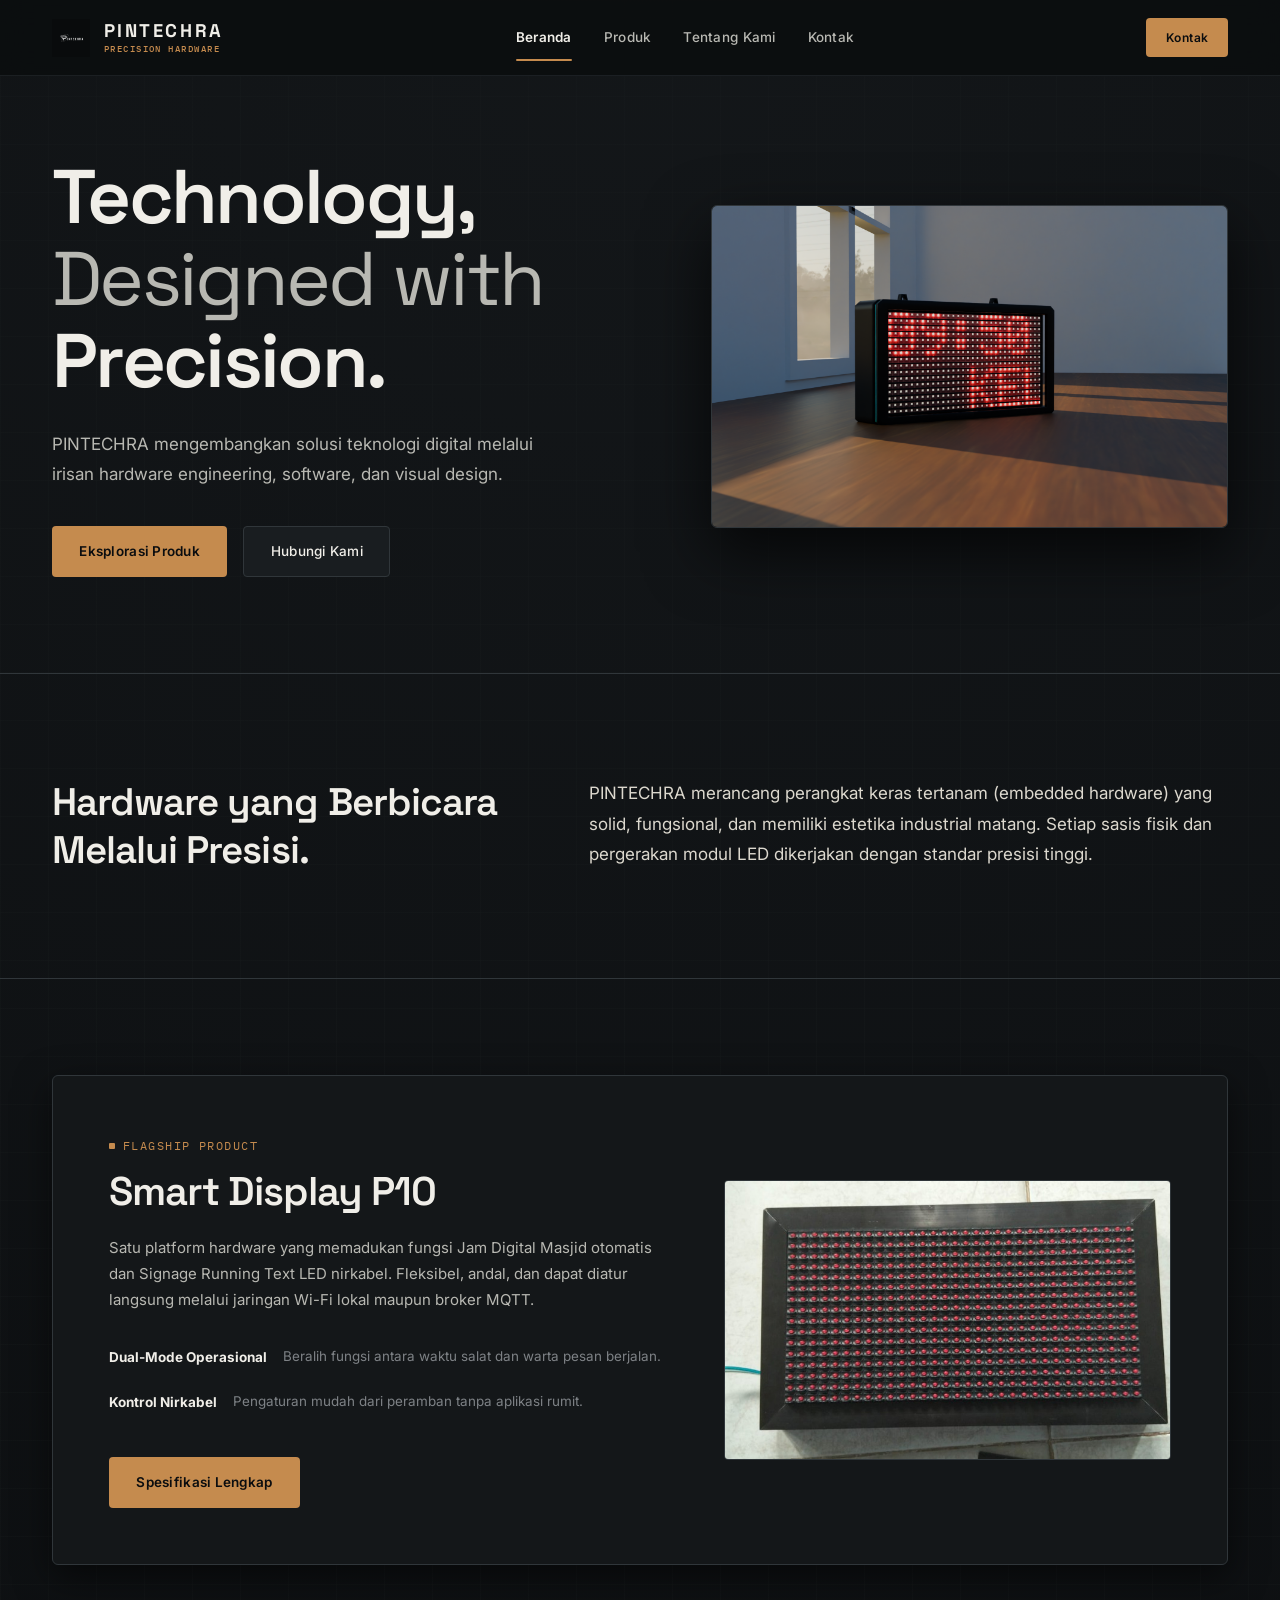
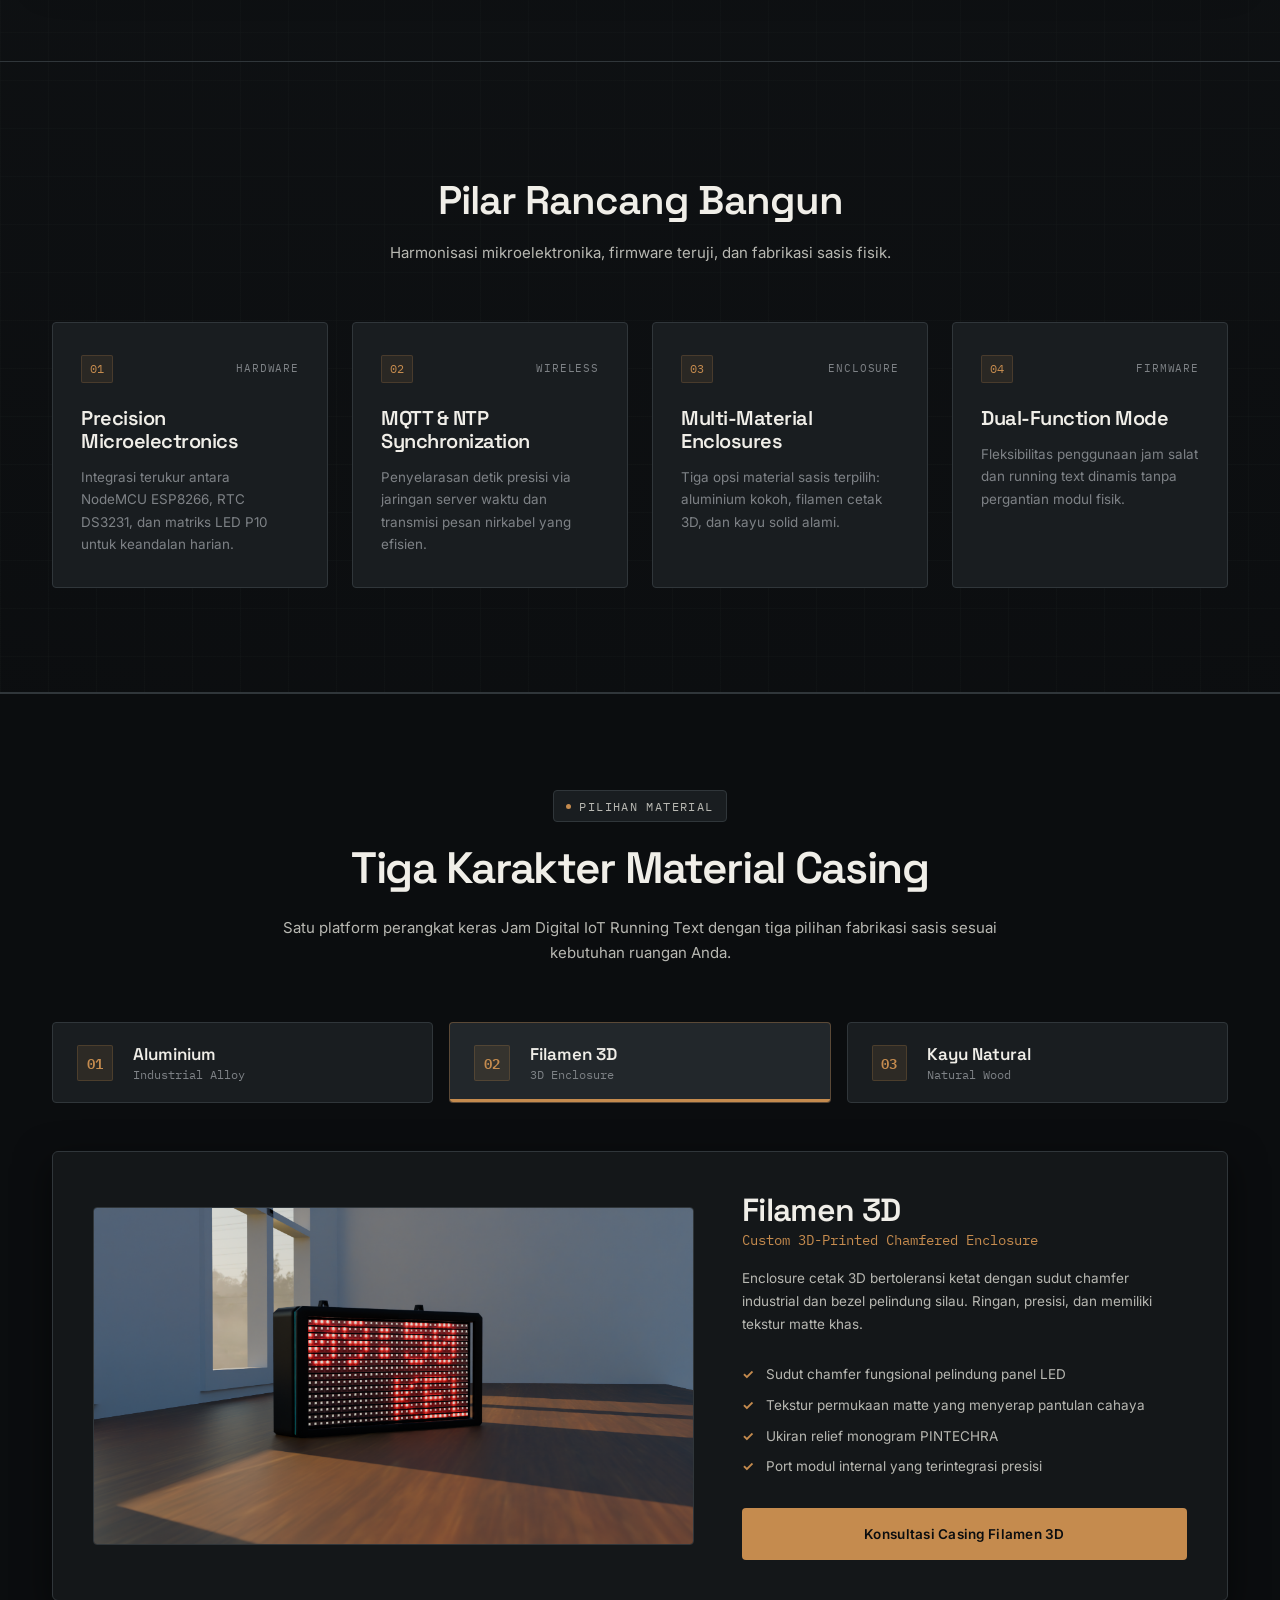
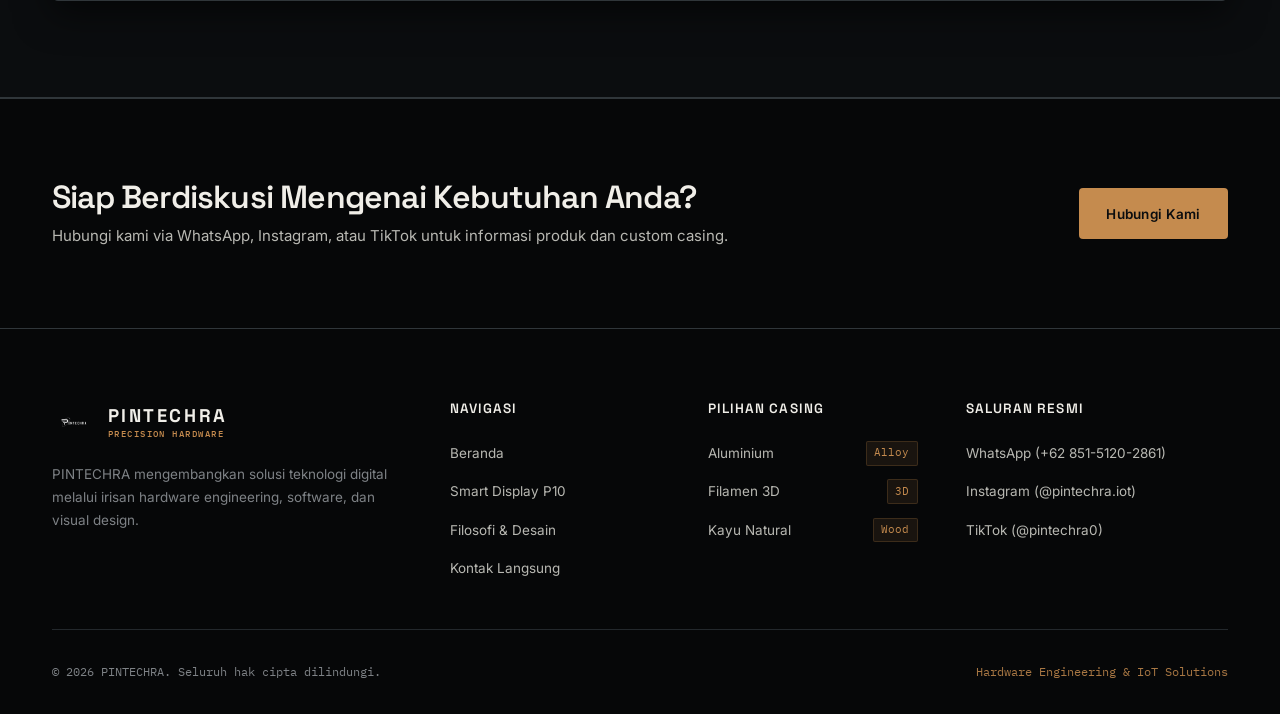
<file: index.html>
<!DOCTYPE html>
<html lang="id">
<head>
  <meta charset="UTF-8" />
  <meta name="viewport" content="width=device-width, initial-scale=1.0" />
  <link rel="icon" type="image/jpeg" href="assets/images/pintechra-official-logo.jpg" />
  <title>PINTECHRA — Technology, Designed with Precision</title>
  <meta name="description" content="PINTECHRA mengembangkan solusi teknologi digital melalui irisan hardware engineering, software, dan visual design. Solusi Jam Digital IoT & Smart Display P10." />

  <!-- Google Fonts: Space Grotesk, Inter, IBM Plex Mono -->
  <link rel="preconnect" href="https://fonts.googleapis.com">
  <link rel="preconnect" href="https://fonts.gstatic.com" crossorigin>
  <link href="https://fonts.googleapis.com/css2?family=IBM+Plex+Mono:wght@400;500;600&family=Inter:wght@300;400;500;600;700&family=Space+Grotesk:wght@400;500;600;700&display=swap" rel="stylesheet">
  
  <link rel="stylesheet" href="assets/css/style.css" />
</head>
<body>
  <div class="site-wrapper">
    <!-- Header & Navbar -->
    <header class="site-header">
      <div class="container header-container">
        <a href="index.html" class="brand-logo-link" aria-label="PINTECHRA Homepage">
          <img src="assets/images/pintechra-official-logo.jpg" alt="PINTECHRA Logo" class="brand-logo-img" height="38" />
          <div class="brand-name-group">
            <span class="brand-name-text">PINTECHRA</span>
            <span class="brand-name-sub">PRECISION HARDWARE</span>
          </div>
        </a>

        <nav class="desktop-nav" aria-label="Navigasi Utama">
          <ul class="nav-list">
            <li class="nav-item"><a href="index.html" class="nav-link is-active">Beranda</a></li>
            <li class="nav-item"><a href="product.html" class="nav-link">Produk</a></li>
            <li class="nav-item"><a href="about.html" class="nav-link">Tentang Kami</a></li>
            <li class="nav-item"><a href="contact.html" class="nav-link">Kontak</a></li>
          </ul>
        </nav>

        <div class="header-actions">
          <a href="contact.html" class="btn-primary header-cta">Kontak</a>
          <button type="button" class="mobile-toggle-btn" aria-label="Buka menu navigasi" aria-expanded="false" aria-controls="mobile-navigation">
            <svg width="22" height="22" viewBox="0 0 24 24" fill="none" stroke="currentColor" stroke-width="2" stroke-linecap="round"><line x1="3" y1="12" x2="21" y2="12"></line><line x1="3" y1="6" x2="21" y2="6"></line><line x1="3" y1="18" x2="21" y2="18"></line></svg>
          </button>
        </div>
      </div>

      <!-- Mobile Drawer -->
      <div class="mobile-drawer" id="mobile-navigation" aria-hidden="true">
        <div class="mobile-drawer-inner">
          <nav class="mobile-nav-links">
            <a href="index.html" class="mobile-nav-link is-active">Beranda</a>
            <a href="product.html" class="mobile-nav-link">Produk</a>
            <a href="about.html" class="mobile-nav-link">Tentang Kami</a>
            <a href="contact.html" class="mobile-nav-link">Kontak</a>
          </nav>
          <div class="mobile-drawer-footer">
            <a href="contact.html" class="btn-primary" style="width: 100%;">Hubungi PINTECHRA</a>
          </div>
        </div>
      </div>
    </header>

    <main class="main-content">
      <!-- 1. Editorial Hero -->
      <section class="hero-section">
        <div class="container hero-container">
          <div class="hero-content">
            <h1 class="hero-headline">
              Technology,<br />
              <span class="hero-headline-accent">Designed with</span><br />
              Precision.
            </h1>
            <p class="hero-description">
              PINTECHRA mengembangkan solusi teknologi digital melalui irisan hardware engineering, software, dan visual design.
            </p>
            <div class="hero-cta-group">
              <a href="product.html" class="btn-primary">Eksplorasi Produk</a>
              <a href="contact.html" class="btn-secondary">Hubungi Kami</a>
            </div>
          </div>

          <div class="hero-visual-col">
            <div class="hero-product-frame">
              <img src="assets/images/pintechra-smart-clock-3d-enclosure.png" alt="PINTECHRA Smart Display P10" class="hero-product-image" />
            </div>
          </div>
        </div>
      </section>

      <!-- 2. Brand Introduction -->
      <section class="intro-section">
        <div class="container">
          <div class="intro-grid">
            <div class="intro-lead-col">
              <h2 class="intro-title">Hardware yang Berbicara Melalui Presisi.</h2>
            </div>
            <div class="intro-body-col">
              <p class="intro-text">
                PINTECHRA merancang perangkat keras tertanam (embedded hardware) yang solid, fungsional, dan memiliki estetika industrial matang. Setiap sasis fisik dan pergerakan modul LED dikerjakan dengan standar presisi tinggi.
              </p>
            </div>
          </div>
        </div>
      </section>

      <!-- 3. Product Highlight -->
      <section class="highlight-section">
        <div class="container">
          <div class="highlight-card">
            <div class="highlight-content">
              <span class="tech-label">Flagship Product</span>
              <h2 class="highlight-title">Smart Display P10</h2>
              <p class="highlight-desc">
                Satu platform hardware yang memadukan fungsi Jam Digital Masjid otomatis dan Signage Running Text LED nirkabel. Fleksibel, andal, dan dapat diatur langsung melalui jaringan Wi-Fi lokal maupun broker MQTT.
              </p>
              <div class="highlight-features">
                <div class="feature-item">
                  <strong>Dual-Mode Operasional</strong>
                  <span>Beralih fungsi antara waktu salat dan warta pesan berjalan.</span>
                </div>
                <div class="feature-item">
                  <strong>Kontrol Nirkabel</strong>
                  <span>Pengaturan mudah dari peramban tanpa aplikasi rumit.</span>
                </div>
              </div>
              <div class="highlight-action" style="margin-top: 1.5rem;">
                <a href="product.html" class="btn-primary">Spesifikasi Lengkap</a>
              </div>
            </div>

            <div class="highlight-image-pane">
              <img src="assets/images/pintechra-running-text-p10-black.jpg" alt="PINTECHRA Running Text P10" class="highlight-img" />
            </div>
          </div>
        </div>
      </section>

      <!-- 4. Core Capabilities -->
      <section class="capabilities-section">
        <div class="container">
          <div class="section-head-center">
            <h2 class="section-title-large">Pilar Rancang Bangun</h2>
            <p class="section-lead-center">Harmonisasi mikroelektronika, firmware teruji, dan fabrikasi sasis fisik.</p>
          </div>

          <div class="capabilities-grid">
            <div class="cap-card">
              <div class="cap-top">
                <span class="cap-number">01</span>
                <span class="cap-category">Hardware</span>
              </div>
              <h3 class="cap-title">Precision Microelectronics</h3>
              <p class="cap-desc">Integrasi terukur antara NodeMCU ESP8266, RTC DS3231, dan matriks LED P10 untuk keandalan harian.</p>
            </div>

            <div class="cap-card">
              <div class="cap-top">
                <span class="cap-number">02</span>
                <span class="cap-category">Wireless</span>
              </div>
              <h3 class="cap-title">MQTT & NTP Synchronization</h3>
              <p class="cap-desc">Penyelarasan detik presisi via jaringan server waktu dan transmisi pesan nirkabel yang efisien.</p>
            </div>

            <div class="cap-card">
              <div class="cap-top">
                <span class="cap-number">03</span>
                <span class="cap-category">Enclosure</span>
              </div>
              <h3 class="cap-title">Multi-Material Enclosures</h3>
              <p class="cap-desc">Tiga opsi material sasis terpilih: aluminium kokoh, filamen cetak 3D, dan kayu solid alami.</p>
            </div>

            <div class="cap-card">
              <div class="cap-top">
                <span class="cap-number">04</span>
                <span class="cap-category">Firmware</span>
              </div>
              <h3 class="cap-title">Dual-Function Mode</h3>
              <p class="cap-desc">Fleksibilitas penggunaan jam salat dan running text dinamis tanpa pergantian modul fisik.</p>
            </div>
          </div>
        </div>
      </section>

      <!-- 5. Interactive Casing Selector -->
      <section class="casing-selector-section">
        <div class="container">
          <div class="casing-header">
            <div class="section-badge">
              <span class="section-badge-dot"></span>
              <span>Pilihan Material</span>
            </div>
            <h2 class="casing-title">Tiga Karakter Material Casing</h2>
            <p class="casing-lead">Satu platform perangkat keras Jam Digital IoT Running Text dengan tiga pilihan fabrikasi sasis sesuai kebutuhan ruangan Anda.</p>
          </div>

          <div class="casing-tabs-wrapper" role="group" aria-label="Pilihan material casing">
            <button type="button" class="casing-tab-btn" data-casing="aluminium" aria-pressed="false">
              <div class="tab-indicator-number">01</div>
              <div class="tab-info">
                <span class="tab-name">Aluminium</span>
                <span class="tab-material">Industrial Alloy</span>
              </div>
            </button>

            <button type="button" class="casing-tab-btn is-active" data-casing="filament-3d" aria-pressed="true">
              <div class="tab-indicator-number">02</div>
              <div class="tab-info">
                <span class="tab-name">Filamen 3D</span>
                <span class="tab-material">3D Enclosure</span>
              </div>
            </button>

            <button type="button" class="casing-tab-btn" data-casing="natural-wood" aria-pressed="false">
              <div class="tab-indicator-number">03</div>
              <div class="tab-info">
                <span class="tab-name">Kayu Natural</span>
                <span class="tab-material">Natural Wood</span>
              </div>
            </button>
          </div>

          <div class="casing-display-grid">
            <div class="casing-visual-container">
              <div class="casing-image-frame">
                <img src="assets/images/pintechra-smart-clock-3d-enclosure.png" alt="PINTECHRA Jam Digital IoT Casing Filamen 3D" class="casing-active-img" />
              </div>
            </div>

            <div class="casing-details-panel">
              <h3 class="casing-detail-title">Filamen 3D</h3>
              <p class="casing-detail-subtitle">Custom 3D-Printed Chamfered Enclosure</p>
              <p class="casing-detail-desc">Enclosure cetak 3D bertoleransi ketat dengan sudut chamfer industrial dan bezel pelindung silau. Ringan, presisi, dan memiliki tekstur matte khas.</p>

              <div class="casing-specs-list">
                <ul>
                  <li>Sudut chamfer fungsional pelindung panel LED</li>
                  <li>Tekstur permukaan matte yang menyerap pantulan cahaya</li>
                  <li>Ukiran relief monogram PINTECHRA</li>
                  <li>Port modul internal yang terintegrasi presisi</li>
                </ul>
              </div>

              <div class="casing-actions">
                <a href="contact.html" class="btn-primary casing-cta-btn">
                  <span>Konsultasi Casing Filamen 3D</span>
                </a>
              </div>
            </div>
          </div>
        </div>
      </section>

      <!-- 6. Bottom Banner -->
      <section style="padding: 5rem 0; border-top: 1px solid var(--color-gunmetal); background: var(--color-obsidian-deep);">
        <div class="container" style="display: flex; justify-content: space-between; align-items: center; gap: 2rem; flex-wrap: wrap;">
          <div>
            <h2 style="font-size: var(--text-2xl); margin-bottom: 0.5rem;">Siap Berdiskusi Mengenai Kebutuhan Anda?</h2>
            <p style="color: var(--color-titanium);">Hubungi kami via WhatsApp, Instagram, atau TikTok untuk informasi produk dan custom casing.</p>
          </div>
          <a href="contact.html" class="btn-primary">Hubungi Kami</a>
        </div>
      </section>
    </main>

    <!-- Footer -->
    <footer class="site-footer">
      <div class="container">
        <div class="footer-grid">
          <div class="footer-brand-col">
            <a href="index.html" class="footer-logo-link">
              <img src="assets/images/pintechra-official-logo.jpg" alt="PINTECHRA" class="footer-logo-img" height="42" />
              <div class="brand-name-group">
                <span class="brand-name-text">PINTECHRA</span>
                <span class="brand-name-sub">PRECISION HARDWARE</span>
              </div>
            </a>
            <p class="footer-brand-desc">PINTECHRA mengembangkan solusi teknologi digital melalui irisan hardware engineering, software, dan visual design.</p>
          </div>

          <div class="footer-col">
            <h4 class="footer-heading">Navigasi</h4>
            <ul class="footer-nav-list">
              <li><a href="index.html" class="footer-link">Beranda</a></li>
              <li><a href="product.html" class="footer-link">Smart Display P10</a></li>
              <li><a href="about.html" class="footer-link">Filosofi &amp; Desain</a></li>
              <li><a href="contact.html" class="footer-link">Kontak Langsung</a></li>
            </ul>
          </div>

          <div class="footer-col">
            <h4 class="footer-heading">Pilihan Casing</h4>
            <ul class="footer-nav-list">
              <li><a href="product.html" class="footer-link footer-casing-link"><span>Aluminium</span><span class="casing-tag">Alloy</span></a></li>
              <li><a href="product.html" class="footer-link footer-casing-link"><span>Filamen 3D</span><span class="casing-tag">3D</span></a></li>
              <li><a href="product.html" class="footer-link footer-casing-link"><span>Kayu Natural</span><span class="casing-tag">Wood</span></a></li>
            </ul>
          </div>

          <div class="footer-col">
            <h4 class="footer-heading">Saluran Resmi</h4>
            <ul class="footer-nav-list">
              <li><a href="https://wa.me/6285151202861?text=Halo%20PINTECHRA%2C%20saya%20ingin%20berkonsultasi%20mengenai%20produk." target="_blank" rel="noopener noreferrer" class="footer-link footer-social-item">WhatsApp (+62 851-5120-2861)</a></li>
              <li><a href="https://www.instagram.com/pintechra.iot" target="_blank" rel="noopener noreferrer" class="footer-link footer-social-item">Instagram (@pintechra.iot)</a></li>
              <li><a href="https://tiktok.com/@pintechra0" target="_blank" rel="noopener noreferrer" class="footer-link footer-social-item">TikTok (@pintechra0)</a></li>
            </ul>
          </div>
        </div>

        <div class="footer-bottom">
          <span class="footer-copyright">&copy; <span data-current-year>2026</span> PINTECHRA. Seluruh hak cipta dilindungi.</span>
          <span class="footer-note">Hardware Engineering &amp; IoT Solutions</span>
        </div>
      </div>
    </footer>
  </div>

  <script src="assets/js/main.js"></script>
</body>
</html>
</file>
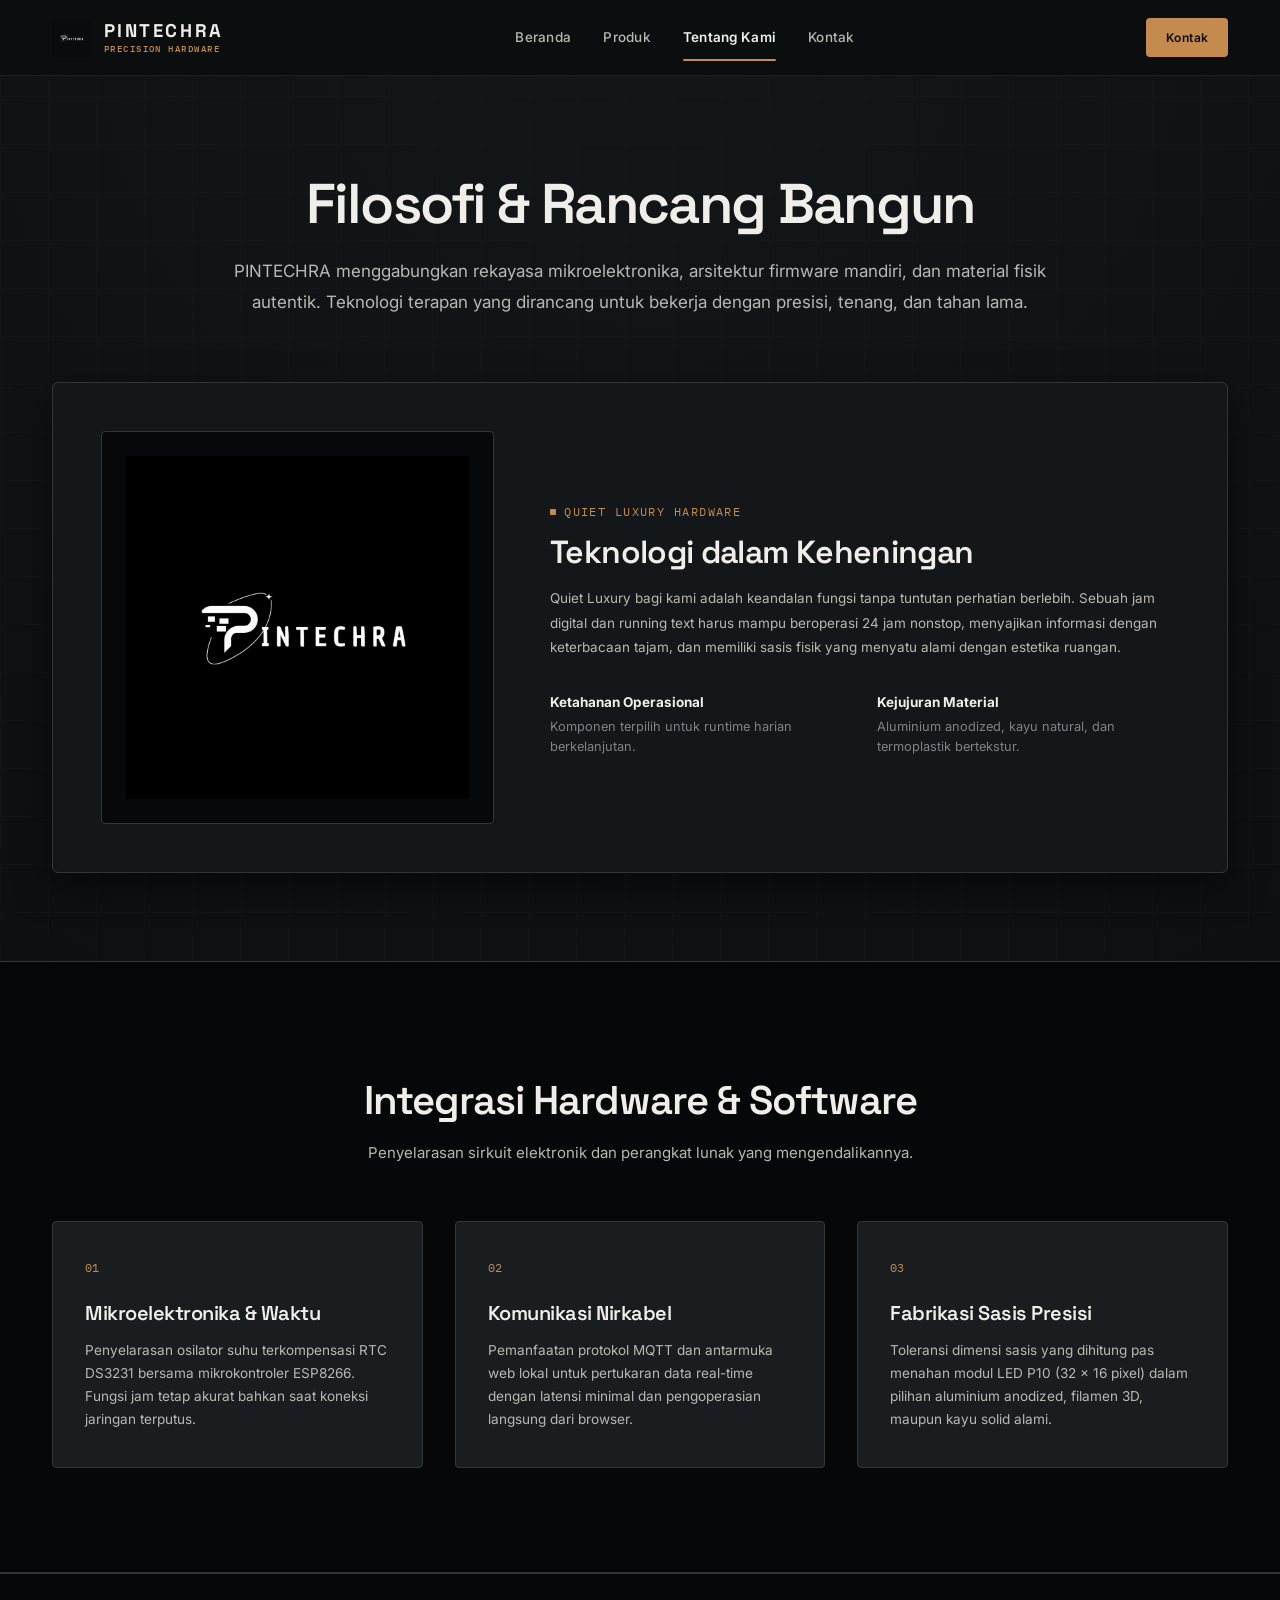
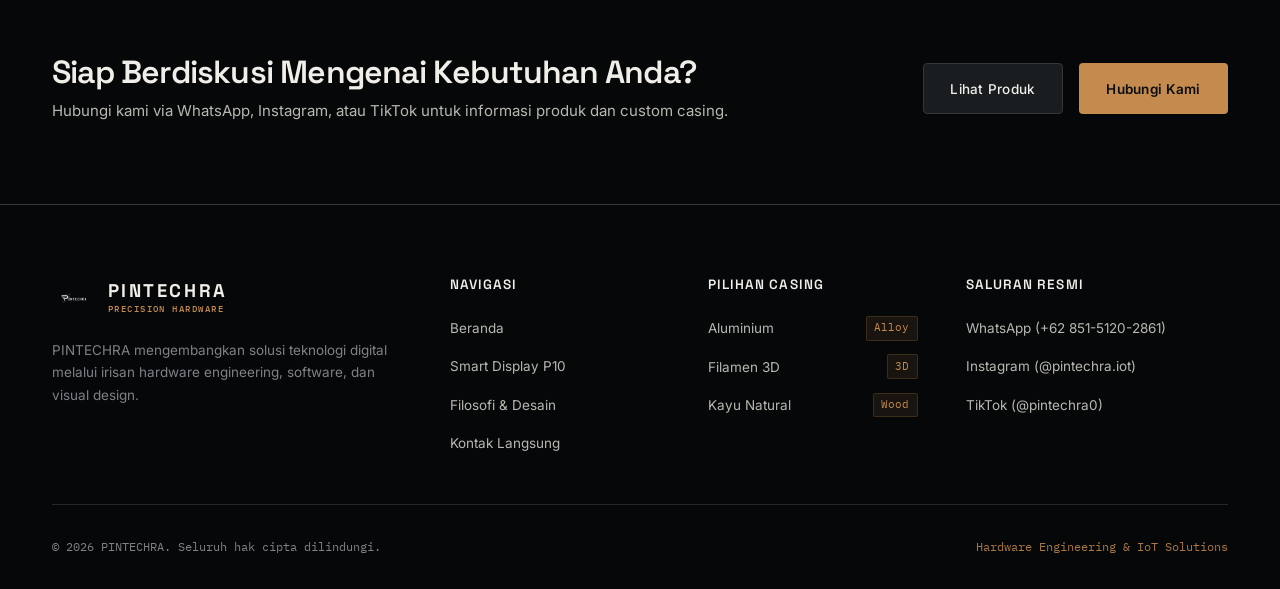
<file: about.html>
<!DOCTYPE html>
<html lang="id">
<head>
  <meta charset="UTF-8" />
  <meta name="viewport" content="width=device-width, initial-scale=1.0" />
  <link rel="icon" type="image/jpeg" href="assets/images/pintechra-official-logo.jpg" />
  <title>Tentang Kami — PINTECHRA Filosofi & Rancang Bangun</title>
  <meta name="description" content="Filosofi rekayasa perangkat keras dan pendekatan desain Quiet Luxury PINTECHRA." />

  <!-- Google Fonts: Space Grotesk, Inter, IBM Plex Mono -->
  <link rel="preconnect" href="https://fonts.googleapis.com">
  <link rel="preconnect" href="https://fonts.gstatic.com" crossorigin>
  <link href="https://fonts.googleapis.com/css2?family=IBM+Plex+Mono:wght@400;500;600&family=Inter:wght@300;400;500;600;700&family=Space+Grotesk:wght@400;500;600;700&display=swap" rel="stylesheet">
  
  <link rel="stylesheet" href="assets/css/style.css" />
</head>
<body>
  <div class="site-wrapper">
    <!-- Header -->
    <header class="site-header">
      <div class="container header-container">
        <a href="index.html" class="brand-logo-link" aria-label="PINTECHRA Homepage">
          <img src="assets/images/pintechra-official-logo.jpg" alt="PINTECHRA Logo" class="brand-logo-img" height="38" />
          <div class="brand-name-group">
            <span class="brand-name-text">PINTECHRA</span>
            <span class="brand-name-sub">PRECISION HARDWARE</span>
          </div>
        </a>

        <nav class="desktop-nav" aria-label="Navigasi Utama">
          <ul class="nav-list">
            <li class="nav-item"><a href="index.html" class="nav-link">Beranda</a></li>
            <li class="nav-item"><a href="product.html" class="nav-link">Produk</a></li>
            <li class="nav-item"><a href="about.html" class="nav-link is-active">Tentang Kami</a></li>
            <li class="nav-item"><a href="contact.html" class="nav-link">Kontak</a></li>
          </ul>
        </nav>

        <div class="header-actions">
          <a href="contact.html" class="btn-primary header-cta">Kontak</a>
          <button type="button" class="mobile-toggle-btn" aria-label="Buka menu navigasi" aria-expanded="false" aria-controls="mobile-navigation">
            <svg width="22" height="22" viewBox="0 0 24 24" fill="none" stroke="currentColor" stroke-width="2" stroke-linecap="round"><line x1="3" y1="12" x2="21" y2="12"></line><line x1="3" y1="6" x2="21" y2="6"></line><line x1="3" y1="18" x2="21" y2="18"></line></svg>
          </button>
        </div>
      </div>

      <!-- Mobile Drawer -->
      <div class="mobile-drawer" id="mobile-navigation" aria-hidden="true">
        <div class="mobile-drawer-inner">
          <nav class="mobile-nav-links">
            <a href="index.html" class="mobile-nav-link">Beranda</a>
            <a href="product.html" class="mobile-nav-link">Produk</a>
            <a href="about.html" class="mobile-nav-link is-active">Tentang Kami</a>
            <a href="contact.html" class="mobile-nav-link">Kontak</a>
          </nav>
          <div class="mobile-drawer-footer">
            <a href="contact.html" class="btn-primary" style="width: 100%;">Hubungi PINTECHRA</a>
          </div>
        </div>
      </div>
    </header>

    <main class="main-content">
      <!-- 1. Hero / Philosophy -->
      <section class="about-hero-section">
        <div class="container">
          <div class="about-hero-header">
            <h1 class="about-hero-title">Filosofi &amp; Rancang Bangun</h1>
            <p class="about-hero-lead">
              PINTECHRA menggabungkan rekayasa mikroelektronika, arsitektur firmware mandiri, dan material fisik autentik. Teknologi terapan yang dirancang untuk bekerja dengan presisi, tenang, dan tahan lama.
            </p>
          </div>

          <div class="about-brand-grid">
            <div class="brand-stamp-card">
              <div class="stamp-frame">
                <img src="assets/images/pintechra-official-logo.jpg" alt="PINTECHRA Official Logo" class="stamp-image" />
              </div>
            </div>

            <div class="brand-philosophy-card">
              <span class="tech-label">Quiet Luxury Hardware</span>
              <h2 class="philosophy-title">Teknologi dalam Keheningan</h2>
              <p class="philosophy-body">
                Quiet Luxury bagi kami adalah keandalan fungsi tanpa tuntutan perhatian berlebih. Sebuah jam digital dan running text harus mampu beroperasi 24 jam nonstop, menyajikan informasi dengan keterbacaan tajam, dan memiliki sasis fisik yang menyatu alami dengan estetika ruangan.
              </p>
              <div class="philosophy-points">
                <div class="point-item">
                  <strong>Ketahanan Operasional</strong>
                  <p>Komponen terpilih untuk runtime harian berkelanjutan.</p>
                </div>
                <div class="point-item">
                  <strong>Kejujuran Material</strong>
                  <p>Aluminium anodized, kayu natural, dan termoplastik bertekstur.</p>
                </div>
              </div>
            </div>
          </div>
        </div>
      </section>

      <!-- 2. Tech Pillars -->
      <section class="about-tech-section">
        <div class="container">
          <div class="section-head-center">
            <h2 class="section-title-large">Integrasi Hardware &amp; Software</h2>
            <p class="section-lead-center">Penyelarasan sirkuit elektronik dan perangkat lunak yang mengendalikannya.</p>
          </div>

          <div class="tech-pillars-grid">
            <div class="pillar-card">
              <div class="pillar-header">
                <span class="pillar-number">01</span>
              </div>
              <h3 class="pillar-title">Mikroelektronika &amp; Waktu</h3>
              <p class="pillar-desc">Penyelarasan osilator suhu terkompensasi RTC DS3231 bersama mikrokontroler ESP8266. Fungsi jam tetap akurat bahkan saat koneksi jaringan terputus.</p>
            </div>

            <div class="pillar-card">
              <div class="pillar-header">
                <span class="pillar-number">02</span>
              </div>
              <h3 class="pillar-title">Komunikasi Nirkabel</h3>
              <p class="pillar-desc">Pemanfaatan protokol MQTT dan antarmuka web lokal untuk pertukaran data real-time dengan latensi minimal dan pengoperasian langsung dari browser.</p>
            </div>

            <div class="pillar-card">
              <div class="pillar-header">
                <span class="pillar-number">03</span>
              </div>
              <h3 class="pillar-title">Fabrikasi Sasis Presisi</h3>
              <p class="pillar-desc">Toleransi dimensi sasis yang dihitung pas menahan modul LED P10 (32 × 16 pixel) dalam pilihan aluminium anodized, filamen 3D, maupun kayu solid alami.</p>
            </div>
          </div>
        </div>
      </section>

      <!-- 3. Bottom Banner -->
      <section style="padding: 5rem 0; border-top: 1px solid var(--color-gunmetal); background: var(--color-obsidian-deep);">
        <div class="container" style="display: flex; justify-content: space-between; align-items: center; gap: 2rem; flex-wrap: wrap;">
          <div>
            <h2 style="font-size: var(--text-2xl); margin-bottom: 0.5rem;">Siap Berdiskusi Mengenai Kebutuhan Anda?</h2>
            <p style="color: var(--color-titanium);">Hubungi kami via WhatsApp, Instagram, atau TikTok untuk informasi produk dan custom casing.</p>
          </div>
          <div class="about-cta-buttons">
            <a href="product.html" class="btn-secondary">Lihat Produk</a>
            <a href="contact.html" class="btn-primary">Hubungi Kami</a>
          </div>
        </div>
      </section>
    </main>

    <!-- Footer -->
    <footer class="site-footer">
      <div class="container">
        <div class="footer-grid">
          <div class="footer-brand-col">
            <a href="index.html" class="footer-logo-link">
              <img src="assets/images/pintechra-official-logo.jpg" alt="PINTECHRA" class="footer-logo-img" height="42" />
              <div class="brand-name-group">
                <span class="brand-name-text">PINTECHRA</span>
                <span class="brand-name-sub">PRECISION HARDWARE</span>
              </div>
            </a>
            <p class="footer-brand-desc">PINTECHRA mengembangkan solusi teknologi digital melalui irisan hardware engineering, software, dan visual design.</p>
          </div>

          <div class="footer-col">
            <h4 class="footer-heading">Navigasi</h4>
            <ul class="footer-nav-list">
              <li><a href="index.html" class="footer-link">Beranda</a></li>
              <li><a href="product.html" class="footer-link">Smart Display P10</a></li>
              <li><a href="about.html" class="footer-link">Filosofi &amp; Desain</a></li>
              <li><a href="contact.html" class="footer-link">Kontak Langsung</a></li>
            </ul>
          </div>

          <div class="footer-col">
            <h4 class="footer-heading">Pilihan Casing</h4>
            <ul class="footer-nav-list">
              <li><a href="product.html" class="footer-link footer-casing-link"><span>Aluminium</span><span class="casing-tag">Alloy</span></a></li>
              <li><a href="product.html" class="footer-link footer-casing-link"><span>Filamen 3D</span><span class="casing-tag">3D</span></a></li>
              <li><a href="product.html" class="footer-link footer-casing-link"><span>Kayu Natural</span><span class="casing-tag">Wood</span></a></li>
            </ul>
          </div>

          <div class="footer-col">
            <h4 class="footer-heading">Saluran Resmi</h4>
            <ul class="footer-nav-list">
              <li><a href="https://wa.me/6285151202861?text=Halo%20PINTECHRA%2C%20saya%20ingin%20berkonsultasi%20mengenai%20produk." target="_blank" rel="noopener noreferrer" class="footer-link footer-social-item">WhatsApp (+62 851-5120-2861)</a></li>
              <li><a href="https://www.instagram.com/pintechra.iot" target="_blank" rel="noopener noreferrer" class="footer-link footer-social-item">Instagram (@pintechra.iot)</a></li>
              <li><a href="https://tiktok.com/@pintechra0" target="_blank" rel="noopener noreferrer" class="footer-link footer-social-item">TikTok (@pintechra0)</a></li>
            </ul>
          </div>
        </div>

        <div class="footer-bottom">
          <span class="footer-copyright">&copy; <span data-current-year>2026</span> PINTECHRA. Seluruh hak cipta dilindungi.</span>
          <span class="footer-note">Hardware Engineering &amp; IoT Solutions</span>
        </div>
      </div>
    </footer>
  </div>

  <script src="assets/js/main.js"></script>
</body>
</html>
</file>
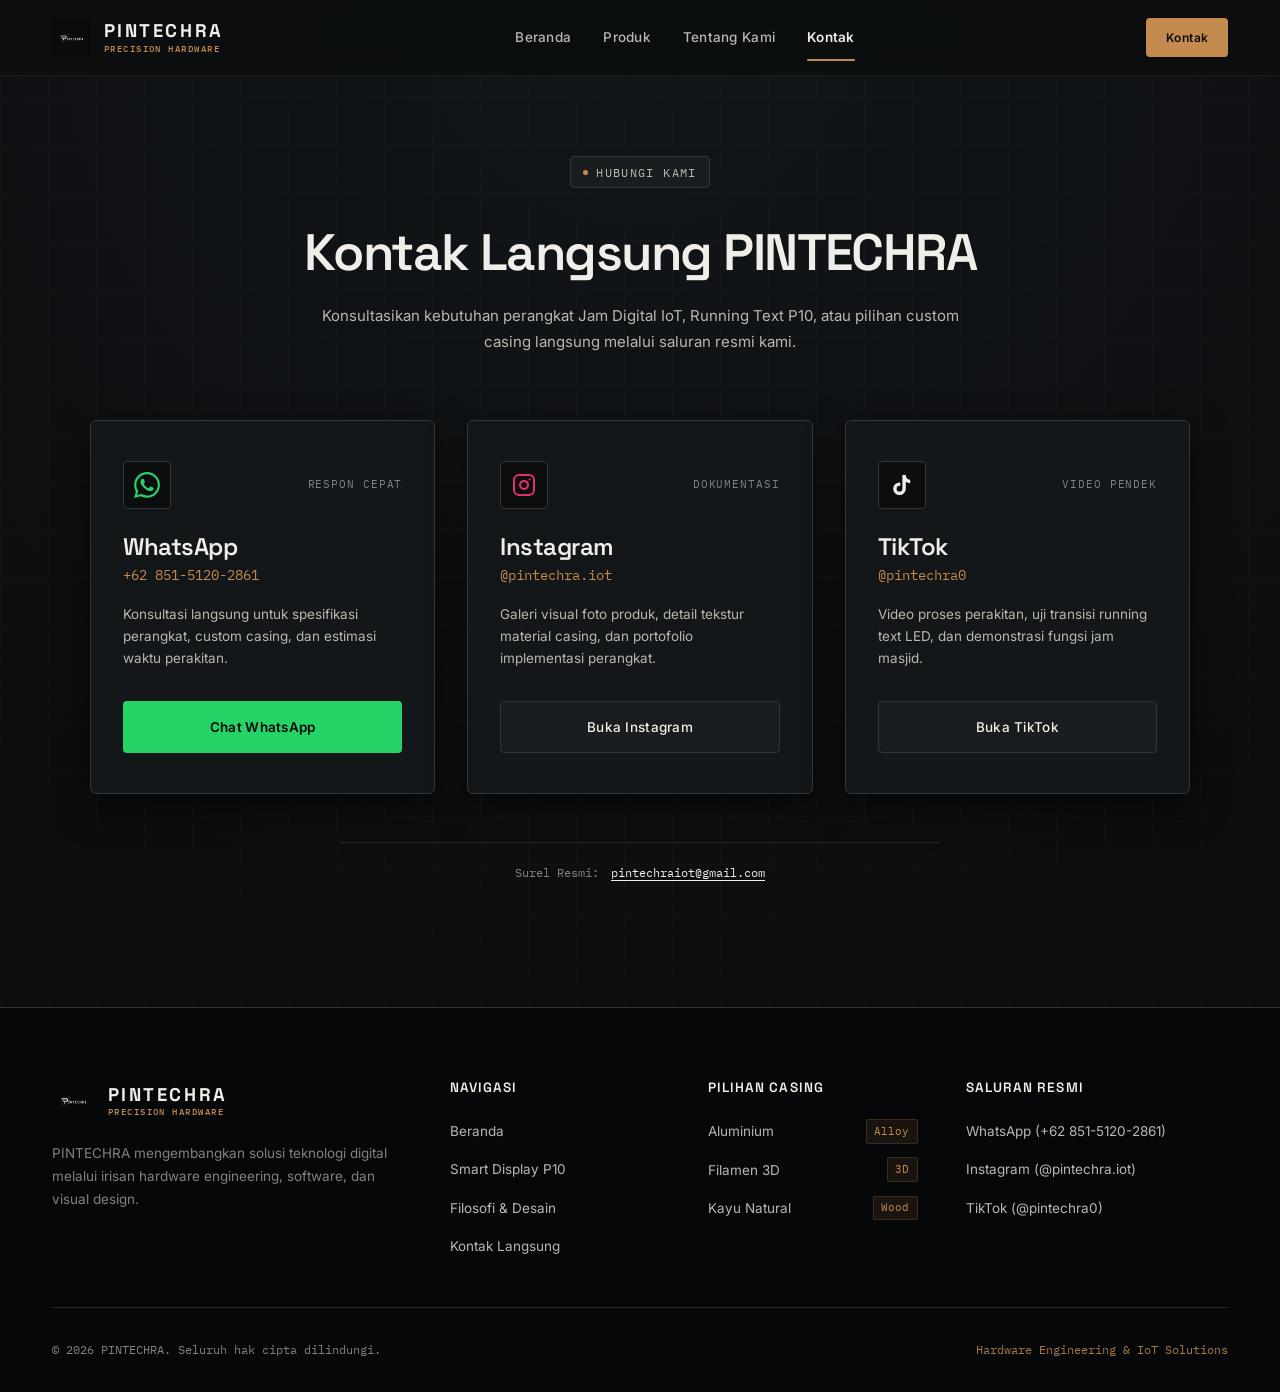
<file: contact.html>
<!DOCTYPE html>
<html lang="id">
<head>
  <meta charset="UTF-8" />
  <meta name="viewport" content="width=device-width, initial-scale=1.0" />
  <link rel="icon" type="image/jpeg" href="assets/images/pintechra-official-logo.jpg" />
  <title>Kontak Langsung — PINTECHRA</title>
  <meta name="description" content="Hubungi PINTECHRA melalui WhatsApp, Instagram, dan TikTok untuk konsultasi hardware Jam Digital IoT & Running Text." />

  <!-- Google Fonts: Space Grotesk, Inter, IBM Plex Mono -->
  <link rel="preconnect" href="https://fonts.googleapis.com">
  <link rel="preconnect" href="https://fonts.gstatic.com" crossorigin>
  <link href="https://fonts.googleapis.com/css2?family=IBM+Plex+Mono:wght@400;500;600&family=Inter:wght@300;400;500;600;700&family=Space+Grotesk:wght@400;500;600;700&display=swap" rel="stylesheet">
  
  <link rel="stylesheet" href="assets/css/style.css" />
</head>
<body>
  <div class="site-wrapper">
    <!-- Header -->
    <header class="site-header">
      <div class="container header-container">
        <a href="index.html" class="brand-logo-link" aria-label="PINTECHRA Homepage">
          <img src="assets/images/pintechra-official-logo.jpg" alt="PINTECHRA Logo" class="brand-logo-img" height="38" />
          <div class="brand-name-group">
            <span class="brand-name-text">PINTECHRA</span>
            <span class="brand-name-sub">PRECISION HARDWARE</span>
          </div>
        </a>

        <nav class="desktop-nav" aria-label="Navigasi Utama">
          <ul class="nav-list">
            <li class="nav-item"><a href="index.html" class="nav-link">Beranda</a></li>
            <li class="nav-item"><a href="product.html" class="nav-link">Produk</a></li>
            <li class="nav-item"><a href="about.html" class="nav-link">Tentang Kami</a></li>
            <li class="nav-item"><a href="contact.html" class="nav-link is-active">Kontak</a></li>
          </ul>
        </nav>

        <div class="header-actions">
          <a href="contact.html" class="btn-primary header-cta">Kontak</a>
          <button type="button" class="mobile-toggle-btn" aria-label="Buka menu navigasi" aria-expanded="false" aria-controls="mobile-navigation">
            <svg width="22" height="22" viewBox="0 0 24 24" fill="none" stroke="currentColor" stroke-width="2" stroke-linecap="round"><line x1="3" y1="12" x2="21" y2="12"></line><line x1="3" y1="6" x2="21" y2="6"></line><line x1="3" y1="18" x2="21" y2="18"></line></svg>
          </button>
        </div>
      </div>

      <!-- Mobile Drawer -->
      <div class="mobile-drawer" id="mobile-navigation" aria-hidden="true">
        <div class="mobile-drawer-inner">
          <nav class="mobile-nav-links">
            <a href="index.html" class="mobile-nav-link">Beranda</a>
            <a href="product.html" class="mobile-nav-link">Produk</a>
            <a href="about.html" class="mobile-nav-link">Tentang Kami</a>
            <a href="contact.html" class="mobile-nav-link is-active">Kontak</a>
          </nav>
          <div class="mobile-drawer-footer">
            <a href="contact.html" class="btn-primary" style="width: 100%;">Hubungi PINTECHRA</a>
          </div>
        </div>
      </div>
    </header>

    <main class="main-content">
      <section class="contact-hero-section">
        <div class="container">
          <div class="contact-header-content">
            <div class="section-badge">
              <span class="section-badge-dot"></span>
              <span>Hubungi Kami</span>
            </div>
            <h1 class="contact-title">Kontak Langsung PINTECHRA</h1>
            <p class="contact-lead">Konsultasikan kebutuhan perangkat Jam Digital IoT, Running Text P10, atau pilihan custom casing langsung melalui saluran resmi kami.</p>
          </div>

          <!-- Direct Social Cards Grid -->
          <div class="contact-channels-grid">
            <!-- WhatsApp -->
            <div class="social-contact-card">
              <div class="card-top">
                <div class="social-icon-box icon-whatsapp">
                  <svg width="26" height="26" viewBox="0 0 24 24" fill="currentColor">
                    <path d="M17.472 14.382c-.297-.149-1.758-.867-2.03-.967-.273-.099-.471-.148-.67.15-.197.297-.767.966-.94 1.164-.173.199-.347.223-.644.075-.297-.15-1.255-.463-2.39-1.475-.883-.788-1.48-1.761-1.653-2.059-.173-.297-.018-.458.13-.606.134-.133.298-.347.446-.52.149-.174.198-.298.298-.497.099-.198.05-.371-.025-.52-.075-.149-.669-1.612-.916-2.207-.242-.579-.487-.5-.669-.51-.173-.008-.371-.01-.57-.01-.198 0-.52.074-.792.372-.272.297-1.04 1.016-1.04 2.479 0 1.462 1.065 2.875 1.213 3.074.149.198 2.096 3.2 5.077 4.487.709.306 1.262.489 1.694.625.712.227 1.36.195 1.871.118.571-.085 1.758-.719 2.006-1.413.248-.694.248-1.289.173-1.413-.074-.124-.272-.198-.57-.347m-5.421 7.403h-.004a9.87 9.87 0 01-5.031-1.378l-.361-.214-3.741.982.998-3.648-.235-.374a9.86 9.86 0 01-1.51-5.26c.001-5.45 4.436-9.884 9.888-9.884 2.64 0 5.122 1.03 6.988 2.898a9.825 9.825 0 012.893 6.994c-.003 5.45-4.437 9.884-9.885 9.884m8.413-18.297A11.815 11.815 0 0012.05 0C5.495 0 .16 5.335.157 11.892c0 2.096.547 4.142 1.588 5.945L.057 24l6.305-1.654a11.882 11.882 0 005.683 1.448h.005c6.554 0 11.89-5.335 11.893-11.893a11.821 11.821 0 00-3.48-8.413z"/>
                  </svg>
                </div>
                <span class="platform-tag">Respon Cepat</span>
              </div>
              <h3 class="platform-title">WhatsApp</h3>
              <p class="platform-value">+62 851-5120-2861</p>
              <p class="platform-desc">Konsultasi langsung untuk spesifikasi perangkat, custom casing, dan estimasi waktu perakitan.</p>
              <a href="https://wa.me/6285151202861?text=Halo%20PINTECHRA%2C%20saya%20ingin%20berkonsultasi%20mengenai%20produk." target="_blank" rel="noopener noreferrer" class="btn-primary social-action-btn btn-wa-theme">
                <span>Chat WhatsApp</span>
              </a>
            </div>

            <!-- Instagram -->
            <div class="social-contact-card">
              <div class="card-top">
                <div class="social-icon-box icon-instagram">
                  <svg width="24" height="24" viewBox="0 0 24 24" fill="none" stroke="currentColor" stroke-width="2" stroke-linecap="round" stroke-linejoin="round">
                    <rect x="2" y="2" width="20" height="20" rx="5" ry="5"/>
                    <path d="M16 11.37A4 4 0 1 1 12.63 8 4 4 0 0 1 16 11.37z"/>
                    <line x1="17.5" y1="6.5" x2="17.51" y2="6.5"/>
                  </svg>
                </div>
                <span class="platform-tag">Dokumentasi</span>
              </div>
              <h3 class="platform-title">Instagram</h3>
              <p class="platform-value">@pintechra.iot</p>
              <p class="platform-desc">Galeri visual foto produk, detail tekstur material casing, dan portofolio implementasi perangkat.</p>
              <a href="https://www.instagram.com/pintechra.iot" target="_blank" rel="noopener noreferrer" class="btn-secondary social-action-btn">
                <span>Buka Instagram</span>
              </a>
            </div>

            <!-- TikTok -->
            <div class="social-contact-card">
              <div class="card-top">
                <div class="social-icon-box icon-tiktok">
                  <svg width="24" height="24" viewBox="0 0 24 24" fill="currentColor">
                    <path d="M19.589 6.686a4.793 4.793 0 0 1-3.77-4.245V2h-3.445v13.672a2.896 2.896 0 0 1-2.887 2.887 2.896 2.896 0 0 1-2.887-2.887 2.896 2.896 0 0 1 2.887-2.887c.28 0 .546.04.8.114V9.452a6.333 6.333 0 0 0-.8-.052 6.34 6.34 0 0 0-6.332 6.34 6.34 6.34 0 0 0 6.332 6.34 6.34 6.34 0 0 0 6.332-6.34V8.694c1.233.882 2.738 1.406 4.37 1.436V6.686h-.799z"/>
                  </svg>
                </div>
                <span class="platform-tag">Video Pendek</span>
              </div>
              <h3 class="platform-title">TikTok</h3>
              <p class="platform-value">@pintechra0</p>
              <p class="platform-desc">Video proses perakitan, uji transisi running text LED, dan demonstrasi fungsi jam masjid.</p>
              <a href="https://tiktok.com/@pintechra0" target="_blank" rel="noopener noreferrer" class="btn-secondary social-action-btn">
                <span>Buka TikTok</span>
              </a>
            </div>
          </div>

          <div class="contact-email-bar">
            <span>Surel Resmi:</span>
            <a href="mailto:pintechraiot@gmail.com" class="email-link">pintechraiot@gmail.com</a>
          </div>
        </div>
      </section>
    </main>

    <!-- Footer -->
    <footer class="site-footer">
      <div class="container">
        <div class="footer-grid">
          <div class="footer-brand-col">
            <a href="index.html" class="footer-logo-link">
              <img src="assets/images/pintechra-official-logo.jpg" alt="PINTECHRA" class="footer-logo-img" height="42" />
              <div class="brand-name-group">
                <span class="brand-name-text">PINTECHRA</span>
                <span class="brand-name-sub">PRECISION HARDWARE</span>
              </div>
            </a>
            <p class="footer-brand-desc">PINTECHRA mengembangkan solusi teknologi digital melalui irisan hardware engineering, software, dan visual design.</p>
          </div>

          <div class="footer-col">
            <h4 class="footer-heading">Navigasi</h4>
            <ul class="footer-nav-list">
              <li><a href="index.html" class="footer-link">Beranda</a></li>
              <li><a href="product.html" class="footer-link">Smart Display P10</a></li>
              <li><a href="about.html" class="footer-link">Filosofi &amp; Desain</a></li>
              <li><a href="contact.html" class="footer-link">Kontak Langsung</a></li>
            </ul>
          </div>

          <div class="footer-col">
            <h4 class="footer-heading">Pilihan Casing</h4>
            <ul class="footer-nav-list">
              <li><a href="product.html" class="footer-link footer-casing-link"><span>Aluminium</span><span class="casing-tag">Alloy</span></a></li>
              <li><a href="product.html" class="footer-link footer-casing-link"><span>Filamen 3D</span><span class="casing-tag">3D</span></a></li>
              <li><a href="product.html" class="footer-link footer-casing-link"><span>Kayu Natural</span><span class="casing-tag">Wood</span></a></li>
            </ul>
          </div>

          <div class="footer-col">
            <h4 class="footer-heading">Saluran Resmi</h4>
            <ul class="footer-nav-list">
              <li><a href="https://wa.me/6285151202861?text=Halo%20PINTECHRA%2C%20saya%20ingin%20berkonsultasi%20mengenai%20produk." target="_blank" rel="noopener noreferrer" class="footer-link footer-social-item">WhatsApp (+62 851-5120-2861)</a></li>
              <li><a href="https://www.instagram.com/pintechra.iot" target="_blank" rel="noopener noreferrer" class="footer-link footer-social-item">Instagram (@pintechra.iot)</a></li>
              <li><a href="https://tiktok.com/@pintechra0" target="_blank" rel="noopener noreferrer" class="footer-link footer-social-item">TikTok (@pintechra0)</a></li>
            </ul>
          </div>
        </div>

        <div class="footer-bottom">
          <span class="footer-copyright">&copy; 2026 PINTECHRA. Seluruh hak cipta dilindungi.</span>
          <span class="footer-note">Hardware Engineering &amp; IoT Solutions</span>
        </div>
      </div>
    </footer>
  </div>

  <script src="assets/js/main.js"></script>
</body>
</html>
</file>
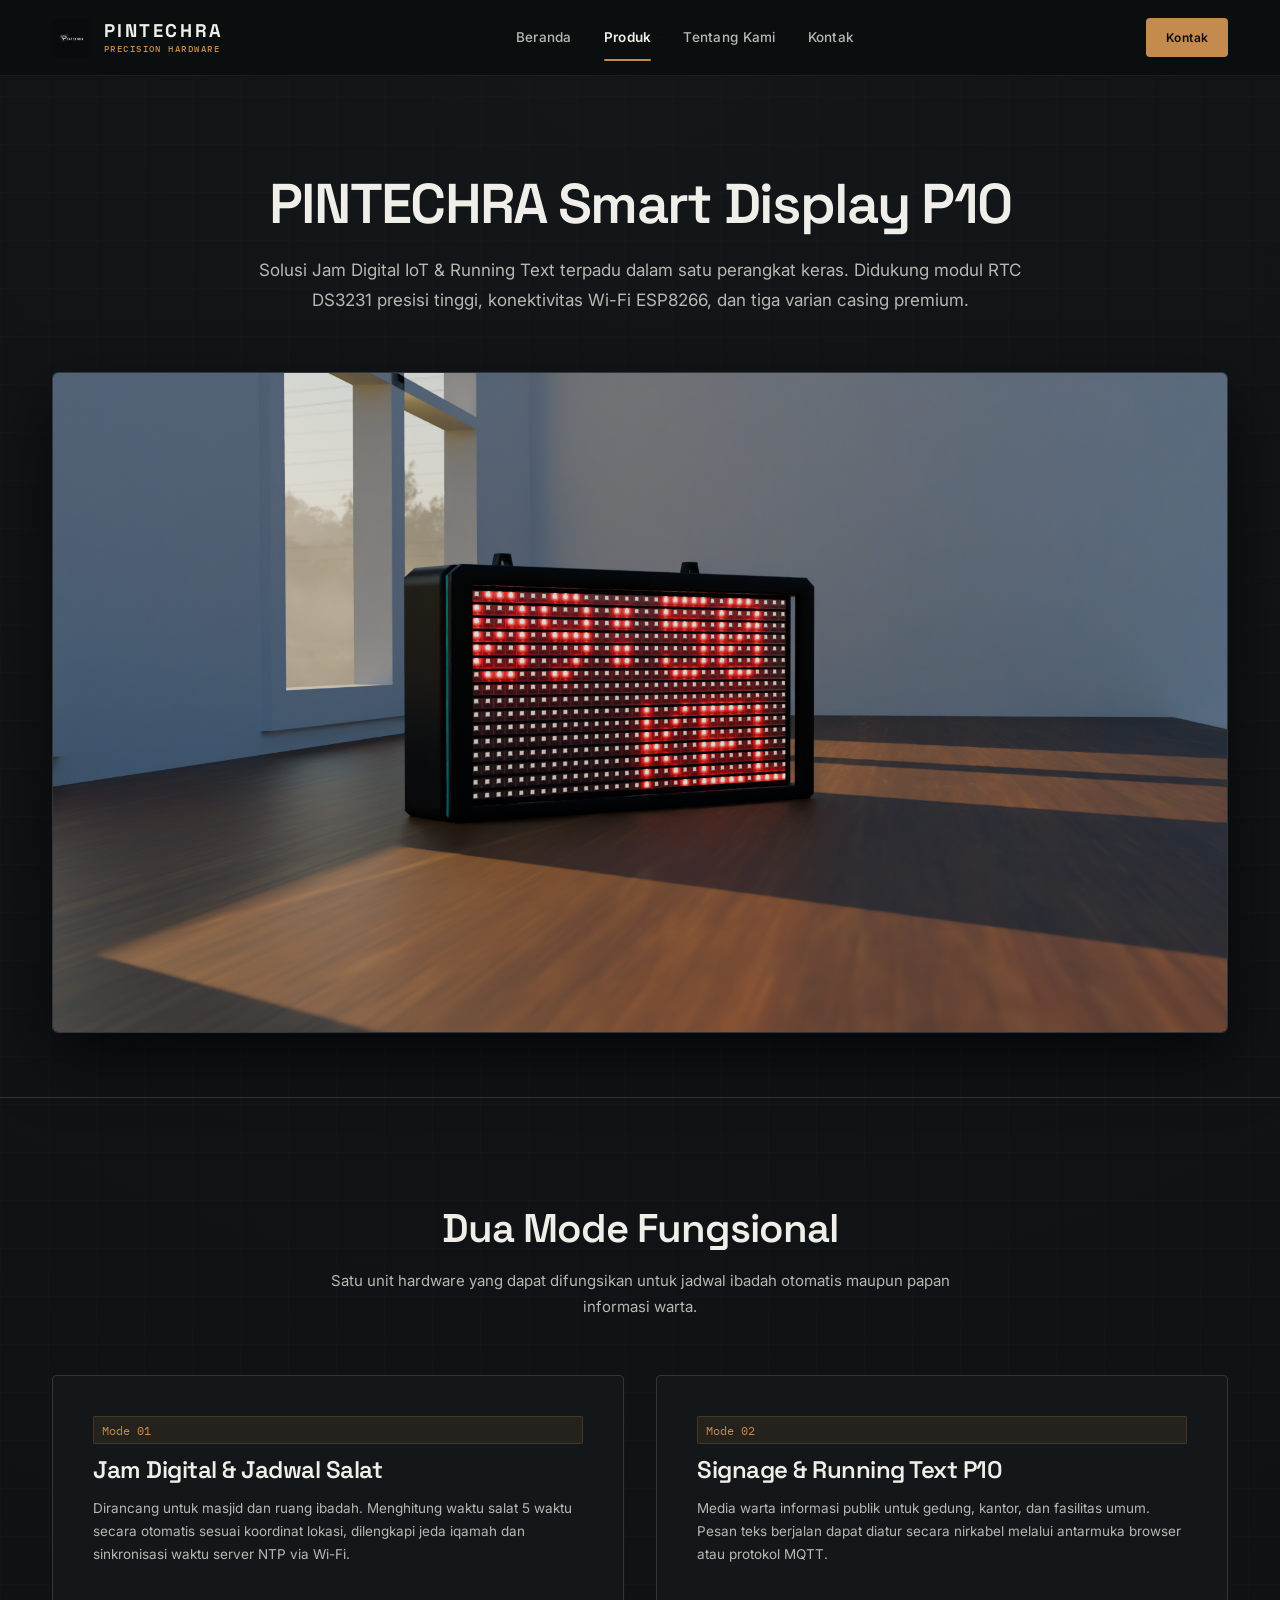
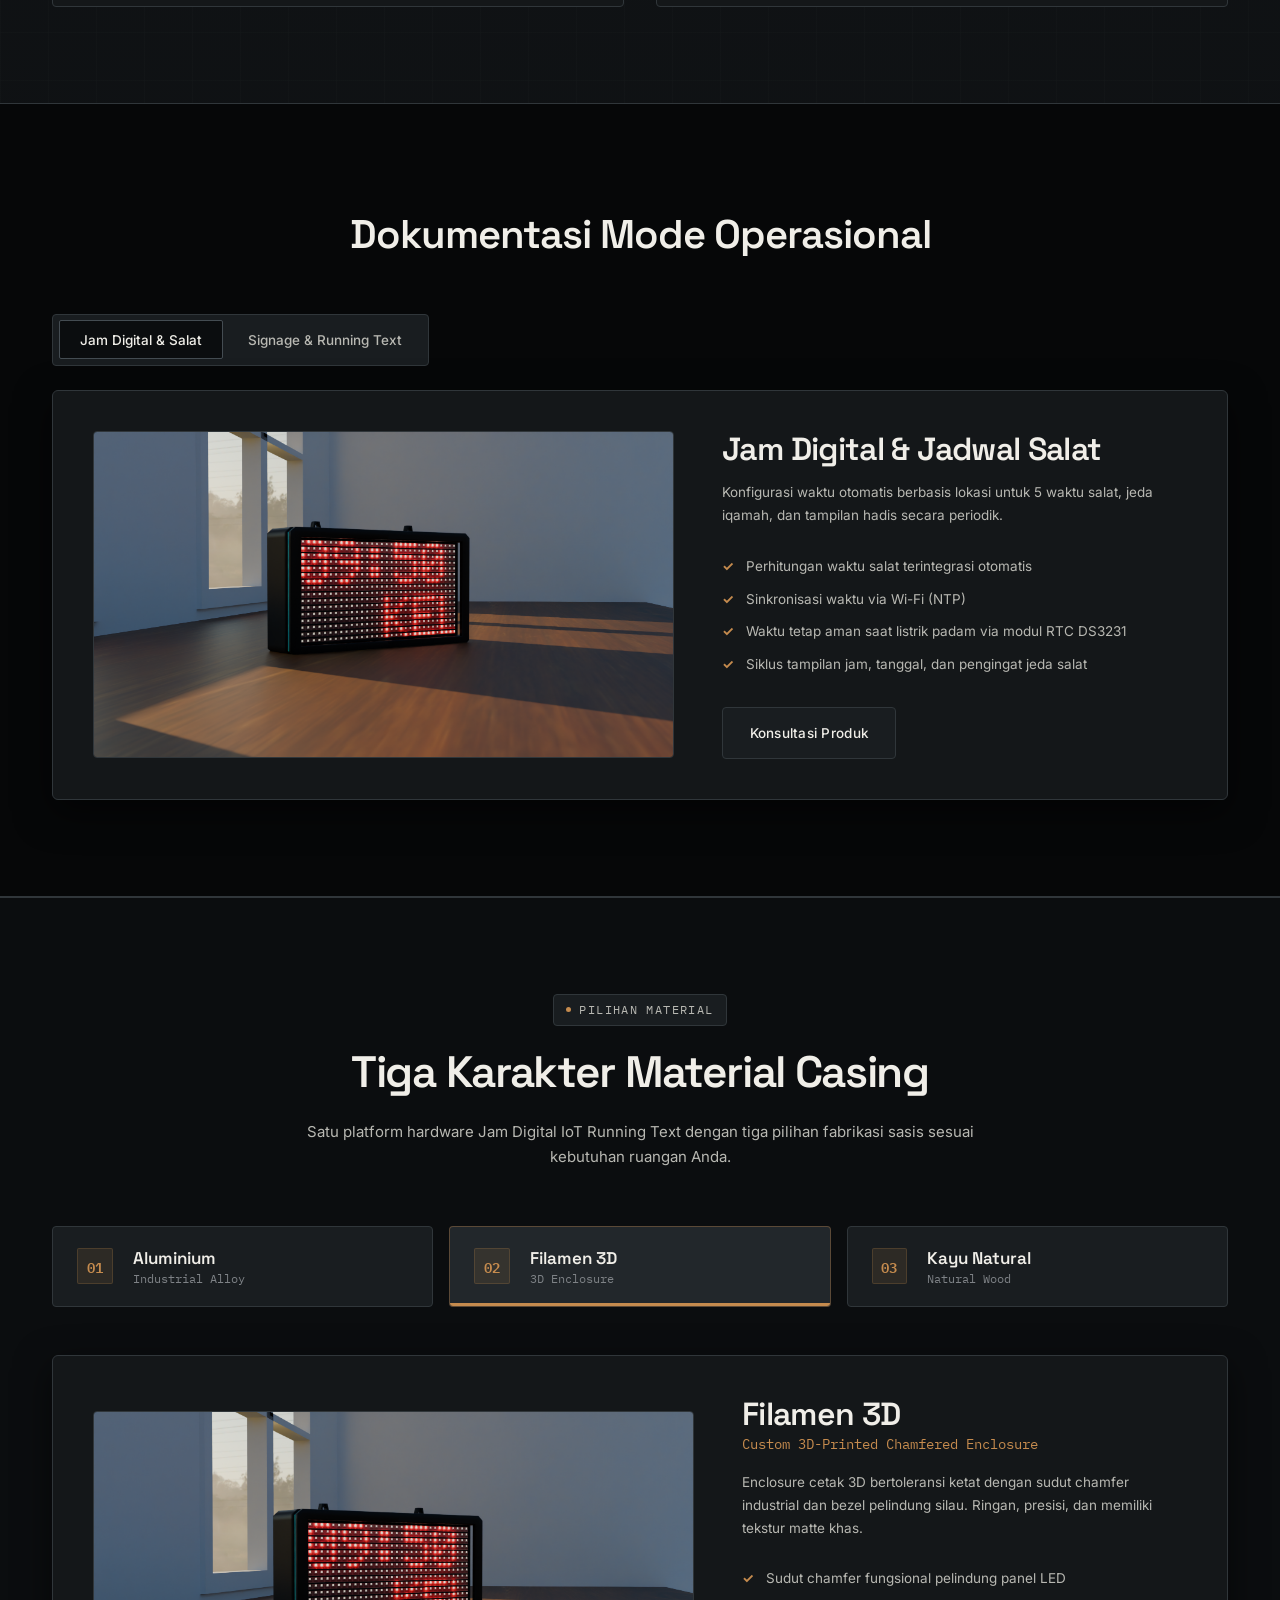
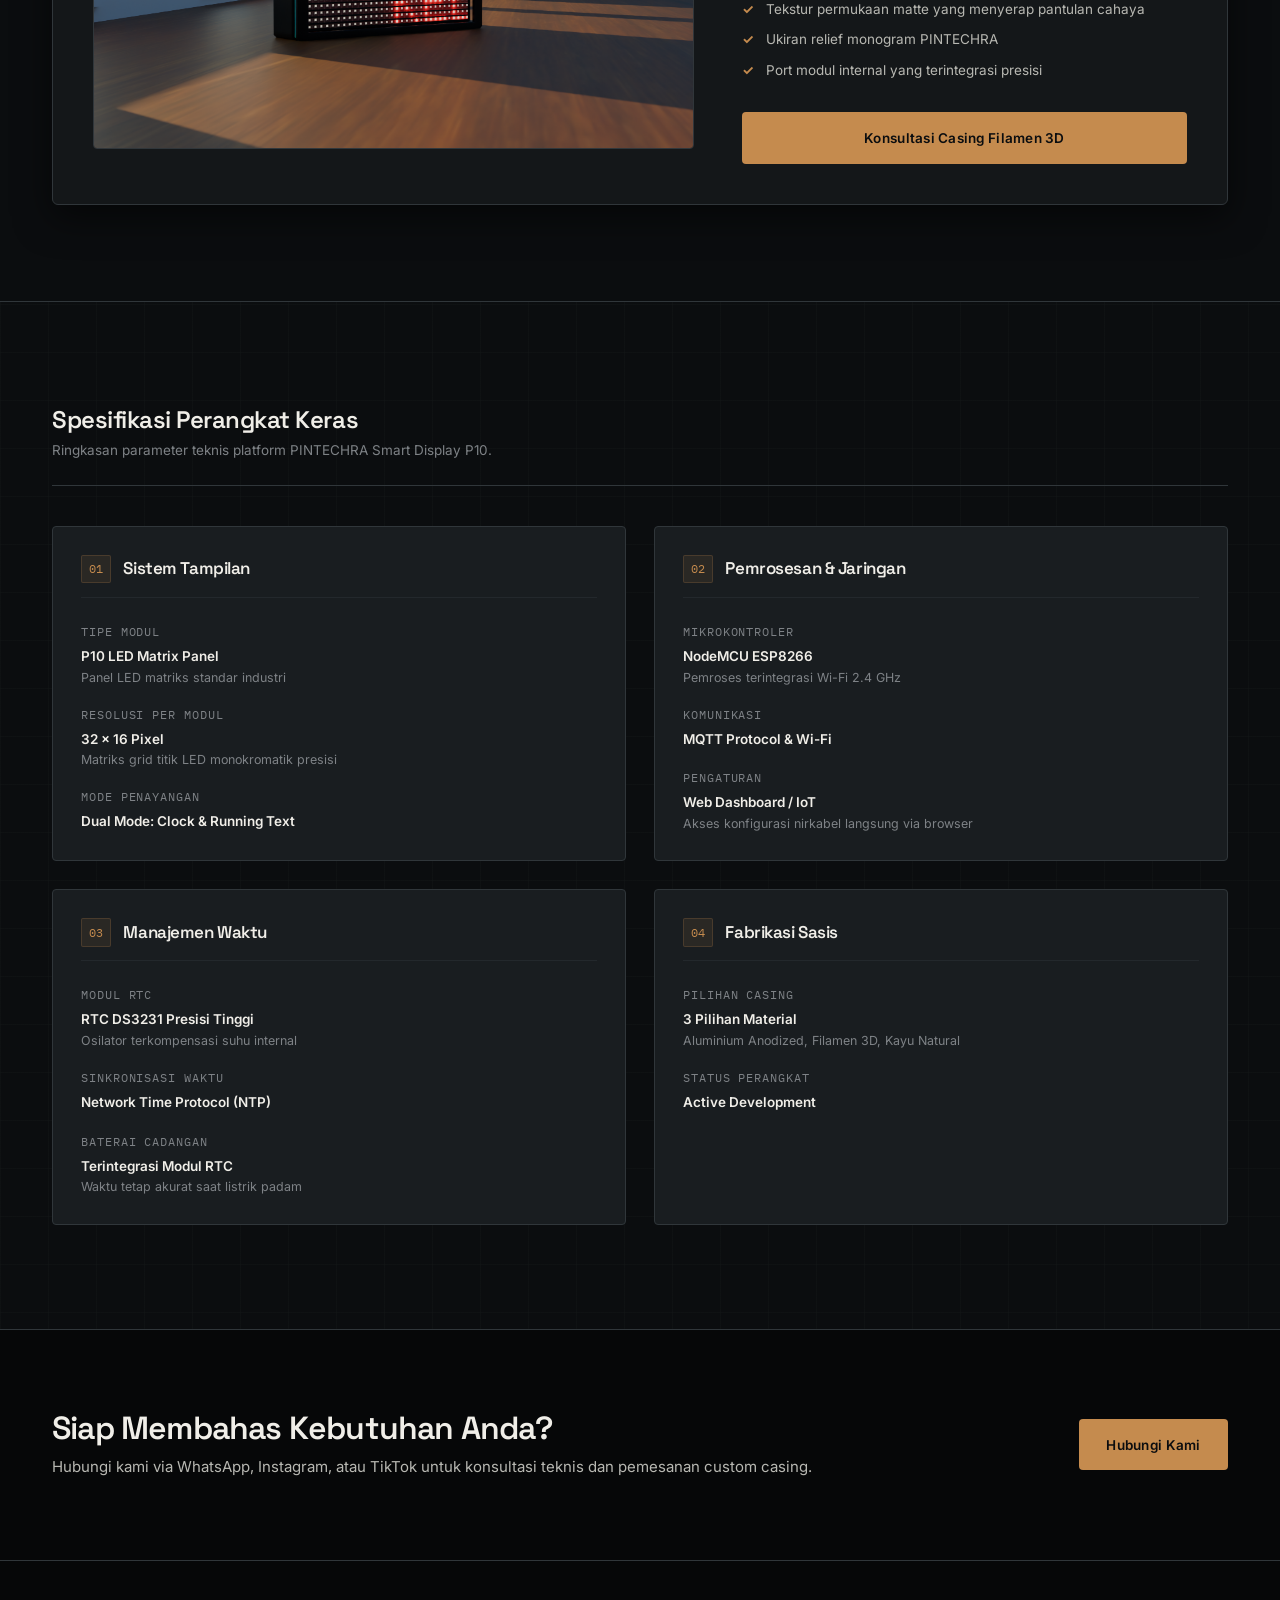
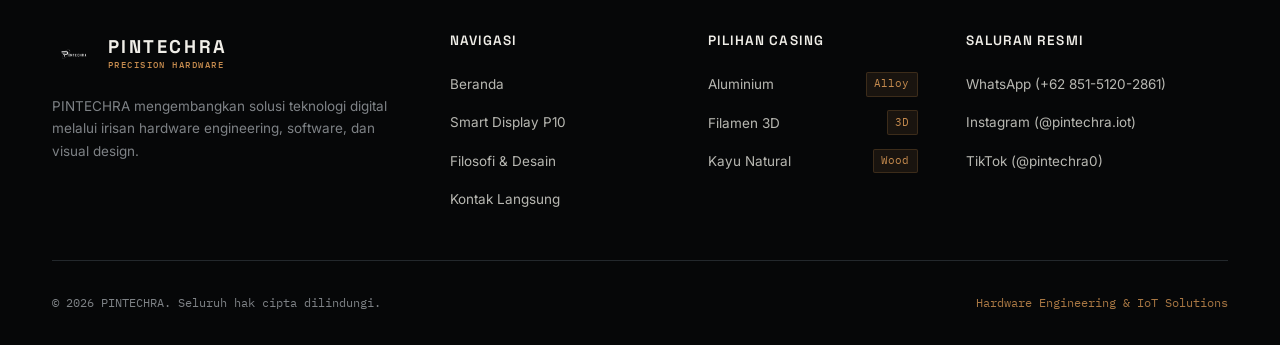
<file: product.html>
<!DOCTYPE html>
<html lang="id">
<head>
  <meta charset="UTF-8" />
  <meta name="viewport" content="width=device-width, initial-scale=1.0" />
  <link rel="icon" type="image/jpeg" href="assets/images/pintechra-official-logo.jpg" />
  <title>Produk — PINTECHRA Smart Display P10</title>
  <meta name="description" content="Spesifikasi resmi PINTECHRA Smart Display P10: Jam Digital IoT & Running Text terintegrasi." />

  <!-- Google Fonts: Space Grotesk, Inter, IBM Plex Mono -->
  <link rel="preconnect" href="https://fonts.googleapis.com">
  <link rel="preconnect" href="https://fonts.gstatic.com" crossorigin>
  <link href="https://fonts.googleapis.com/css2?family=IBM+Plex+Mono:wght@400;500;600&family=Inter:wght@300;400;500;600;700&family=Space+Grotesk:wght@400;500;600;700&display=swap" rel="stylesheet">
  
  <link rel="stylesheet" href="assets/css/style.css" />
</head>
<body>
  <div class="site-wrapper">
    <!-- Header -->
    <header class="site-header">
      <div class="container header-container">
        <a href="index.html" class="brand-logo-link" aria-label="PINTECHRA Homepage">
          <img src="assets/images/pintechra-official-logo.jpg" alt="PINTECHRA Logo" class="brand-logo-img" height="38" />
          <div class="brand-name-group">
            <span class="brand-name-text">PINTECHRA</span>
            <span class="brand-name-sub">PRECISION HARDWARE</span>
          </div>
        </a>

        <nav class="desktop-nav" aria-label="Navigasi Utama">
          <ul class="nav-list">
            <li class="nav-item"><a href="index.html" class="nav-link">Beranda</a></li>
            <li class="nav-item"><a href="product.html" class="nav-link is-active">Produk</a></li>
            <li class="nav-item"><a href="about.html" class="nav-link">Tentang Kami</a></li>
            <li class="nav-item"><a href="contact.html" class="nav-link">Kontak</a></li>
          </ul>
        </nav>

        <div class="header-actions">
          <a href="contact.html" class="btn-primary header-cta">Kontak</a>
          <button type="button" class="mobile-toggle-btn" aria-label="Buka menu navigasi" aria-expanded="false" aria-controls="mobile-navigation">
            <svg width="22" height="22" viewBox="0 0 24 24" fill="none" stroke="currentColor" stroke-width="2" stroke-linecap="round"><line x1="3" y1="12" x2="21" y2="12"></line><line x1="3" y1="6" x2="21" y2="6"></line><line x1="3" y1="18" x2="21" y2="18"></line></svg>
          </button>
        </div>
      </div>

      <!-- Mobile Drawer -->
      <div class="mobile-drawer" id="mobile-navigation" aria-hidden="true">
        <div class="mobile-drawer-inner">
          <nav class="mobile-nav-links">
            <a href="index.html" class="mobile-nav-link">Beranda</a>
            <a href="product.html" class="mobile-nav-link is-active">Produk</a>
            <a href="about.html" class="mobile-nav-link">Tentang Kami</a>
            <a href="contact.html" class="mobile-nav-link">Kontak</a>
          </nav>
          <div class="mobile-drawer-footer">
            <a href="contact.html" class="btn-primary" style="width: 100%;">Hubungi PINTECHRA</a>
          </div>
        </div>
      </div>
    </header>

    <main class="main-content">
      <!-- 1. Product Hero -->
      <section class="product-hero-section">
        <div class="container">
          <div class="product-hero-header">
            <h1 class="product-hero-title">PINTECHRA Smart Display P10</h1>
            <p class="product-hero-lead">
              Solusi Jam Digital IoT &amp; Running Text terpadu dalam satu perangkat keras. Didukung modul RTC DS3231 presisi tinggi, konektivitas Wi-Fi ESP8266, dan tiga varian casing premium.
            </p>
          </div>

          <div class="product-flagship-frame">
            <img src="assets/images/pintechra-smart-clock-3d-enclosure.png" alt="PINTECHRA Smart Display P10" class="product-flagship-img" />
          </div>
        </div>
      </section>

      <!-- 2. Dual Capabilities -->
      <section class="product-capabilities-section">
        <div class="container">
          <div class="section-head-center">
            <h2 class="section-title-large">Dua Mode Fungsional</h2>
            <p class="section-lead-center">Satu unit hardware yang dapat difungsikan untuk jadwal ibadah otomatis maupun papan informasi warta.</p>
          </div>

          <div class="capabilities-duo-grid">
            <div class="duo-card">
              <span class="duo-badge">Mode 01</span>
              <h3 class="duo-title">Jam Digital &amp; Jadwal Salat</h3>
              <p class="duo-desc">
                Dirancang untuk masjid dan ruang ibadah. Menghitung waktu salat 5 waktu secara otomatis sesuai koordinat lokasi, dilengkapi jeda iqamah dan sinkronisasi waktu server NTP via Wi-Fi.
              </p>
            </div>

            <div class="duo-card">
              <span class="duo-badge">Mode 02</span>
              <h3 class="duo-title">Signage &amp; Running Text P10</h3>
              <p class="duo-desc">
                Media warta informasi publik untuk gedung, kantor, dan fasilitas umum. Pesan teks berjalan dapat diatur secara nirkabel melalui antarmuka browser atau protokol MQTT.
              </p>
            </div>
          </div>
        </div>
      </section>

      <!-- 3. Operational Gallery -->
      <section class="product-gallery-section">
        <div class="container">
          <div class="section-head-center">
            <h2 class="section-title-large">Dokumentasi Mode Operasional</h2>
          </div>

          <div class="gallery-viewer-container">
            <div class="gallery-mode-toggle" role="group" aria-label="Pilihan mode produk">
              <button type="button" class="mode-btn is-active" data-mode="jam-masjid" aria-pressed="true">Jam Digital &amp; Salat</button>
              <button type="button" class="mode-btn" data-mode="signage-p10" aria-pressed="false">Signage &amp; Running Text</button>
            </div>

            <div class="gallery-card">
              <div class="gallery-card-content">
                <div class="gallery-visual-pane">
                  <div class="gallery-image-wrapper">
                    <img src="assets/images/pintechra-smart-clock-3d-enclosure.png" alt="Jam Digital & Salat" class="gallery-image" />
                  </div>
                </div>

                <div class="gallery-info-pane">
                  <h3 class="gallery-title">Jam Digital &amp; Jadwal Salat</h3>
                  <p class="gallery-description">Konfigurasi waktu otomatis berbasis lokasi untuk 5 waktu salat, jeda iqamah, dan tampilan hadis secara periodik.</p>
                  <div class="gallery-features-list">
                    <ul>
                      <li>Perhitungan waktu salat terintegrasi otomatis</li>
                      <li>Sinkronisasi waktu via Wi-Fi (NTP)</li>
                      <li>Waktu tetap aman saat listrik padam via modul RTC DS3231</li>
                      <li>Siklus tampilan jam, tanggal, dan pengingat jeda salat</li>
                    </ul>
                  </div>
                  <div style="margin-top: 1.5rem;">
                    <a href="contact.html" class="btn-secondary">Konsultasi Produk</a>
                  </div>
                </div>
              </div>
            </div>
          </div>
        </div>
      </section>

      <!-- 4. Interactive Casing Selector -->
      <section class="casing-selector-section">
        <div class="container">
          <div class="casing-header">
            <div class="section-badge">
              <span class="section-badge-dot"></span>
              <span>Pilihan Material</span>
            </div>
            <h2 class="casing-title">Tiga Karakter Material Casing</h2>
            <p class="casing-lead">Satu platform hardware Jam Digital IoT Running Text dengan tiga pilihan fabrikasi sasis sesuai kebutuhan ruangan Anda.</p>
          </div>

          <div class="casing-tabs-wrapper" role="group" aria-label="Pilihan material casing">
            <button type="button" class="casing-tab-btn" data-casing="aluminium" aria-pressed="false">
              <div class="tab-indicator-number">01</div>
              <div class="tab-info">
                <span class="tab-name">Aluminium</span>
                <span class="tab-material">Industrial Alloy</span>
              </div>
            </button>

            <button type="button" class="casing-tab-btn is-active" data-casing="filament-3d" aria-pressed="true">
              <div class="tab-indicator-number">02</div>
              <div class="tab-info">
                <span class="tab-name">Filamen 3D</span>
                <span class="tab-material">3D Enclosure</span>
              </div>
            </button>

            <button type="button" class="casing-tab-btn" data-casing="natural-wood" aria-pressed="false">
              <div class="tab-indicator-number">03</div>
              <div class="tab-info">
                <span class="tab-name">Kayu Natural</span>
                <span class="tab-material">Natural Wood</span>
              </div>
            </button>
          </div>

          <div class="casing-display-grid">
            <div class="casing-visual-container">
              <div class="casing-image-frame">
                <img src="assets/images/pintechra-smart-clock-3d-enclosure.png" alt="PINTECHRA Jam Digital IoT Casing Filamen 3D" class="casing-active-img" />
              </div>
            </div>

            <div class="casing-details-panel">
              <h3 class="casing-detail-title">Filamen 3D</h3>
              <p class="casing-detail-subtitle">Custom 3D-Printed Chamfered Enclosure</p>
              <p class="casing-detail-desc">Enclosure cetak 3D bertoleransi ketat dengan sudut chamfer industrial dan bezel pelindung silau. Ringan, presisi, dan memiliki tekstur matte khas.</p>

              <div class="casing-specs-list">
                <ul>
                  <li>Sudut chamfer fungsional pelindung panel LED</li>
                  <li>Tekstur permukaan matte yang menyerap pantulan cahaya</li>
                  <li>Ukiran relief monogram PINTECHRA</li>
                  <li>Port modul internal yang terintegrasi presisi</li>
                </ul>
              </div>

              <div class="casing-actions">
                <a href="contact.html" class="btn-primary casing-cta-btn">
                  <span>Konsultasi Casing Filamen 3D</span>
                </a>
              </div>
            </div>
          </div>
        </div>
      </section>

      <!-- 5. Technical Specifications -->
      <section class="product-specs-section">
        <div class="container">
          <div class="spec-table-container">
            <div class="spec-table-header">
              <h3 class="spec-main-title">Spesifikasi Perangkat Keras</h3>
              <p class="spec-table-lead">Ringkasan parameter teknis platform PINTECHRA Smart Display P10.</p>
            </div>

            <div class="spec-category-grid">
              <div class="spec-category-card">
                <div class="spec-cat-header">
                  <span class="spec-cat-number">01</span>
                  <h4 class="spec-cat-title">Sistem Tampilan</h4>
                </div>
                <dl class="spec-items-list">
                  <div class="spec-row">
                    <dt class="spec-label">Tipe Modul</dt>
                    <dd class="spec-value-group"><span class="spec-value">P10 LED Matrix Panel</span><span class="spec-detail">Panel LED matriks standar industri</span></dd>
                  </div>
                  <div class="spec-row">
                    <dt class="spec-label">Resolusi Per Modul</dt>
                    <dd class="spec-value-group"><span class="spec-value">32 × 16 Pixel</span><span class="spec-detail">Matriks grid titik LED monokromatik presisi</span></dd>
                  </div>
                  <div class="spec-row">
                    <dt class="spec-label">Mode Penayangan</dt>
                    <dd class="spec-value-group"><span class="spec-value">Dual Mode: Clock &amp; Running Text</span></dd>
                  </div>
                </dl>
              </div>

              <div class="spec-category-card">
                <div class="spec-cat-header">
                  <span class="spec-cat-number">02</span>
                  <h4 class="spec-cat-title">Pemrosesan &amp; Jaringan</h4>
                </div>
                <dl class="spec-items-list">
                  <div class="spec-row">
                    <dt class="spec-label">Mikrokontroler</dt>
                    <dd class="spec-value-group"><span class="spec-value">NodeMCU ESP8266</span><span class="spec-detail">Pemroses terintegrasi Wi-Fi 2.4 GHz</span></dd>
                  </div>
                  <div class="spec-row">
                    <dt class="spec-label">Komunikasi</dt>
                    <dd class="spec-value-group"><span class="spec-value">MQTT Protocol &amp; Wi-Fi</span></dd>
                  </div>
                  <div class="spec-row">
                    <dt class="spec-label">Pengaturan</dt>
                    <dd class="spec-value-group"><span class="spec-value">Web Dashboard / IoT</span><span class="spec-detail">Akses konfigurasi nirkabel langsung via browser</span></dd>
                  </div>
                </dl>
              </div>

              <div class="spec-category-card">
                <div class="spec-cat-header">
                  <span class="spec-cat-number">03</span>
                  <h4 class="spec-cat-title">Manajemen Waktu</h4>
                </div>
                <dl class="spec-items-list">
                  <div class="spec-row">
                    <dt class="spec-label">Modul RTC</dt>
                    <dd class="spec-value-group"><span class="spec-value">RTC DS3231 Presisi Tinggi</span><span class="spec-detail">Osilator terkompensasi suhu internal</span></dd>
                  </div>
                  <div class="spec-row">
                    <dt class="spec-label">Sinkronisasi Waktu</dt>
                    <dd class="spec-value-group"><span class="spec-value">Network Time Protocol (NTP)</span></dd>
                  </div>
                  <div class="spec-row">
                    <dt class="spec-label">Baterai Cadangan</dt>
                    <dd class="spec-value-group"><span class="spec-value">Terintegrasi Modul RTC</span><span class="spec-detail">Waktu tetap akurat saat listrik padam</span></dd>
                  </div>
                </dl>
              </div>

              <div class="spec-category-card">
                <div class="spec-cat-header">
                  <span class="spec-cat-number">04</span>
                  <h4 class="spec-cat-title">Fabrikasi Sasis</h4>
                </div>
                <dl class="spec-items-list">
                  <div class="spec-row">
                    <dt class="spec-label">Pilihan Casing</dt>
                    <dd class="spec-value-group"><span class="spec-value">3 Pilihan Material</span><span class="spec-detail">Aluminium Anodized, Filamen 3D, Kayu Natural</span></dd>
                  </div>
                  <div class="spec-row">
                    <dt class="spec-label">Status Perangkat</dt>
                    <dd class="spec-value-group"><span class="spec-value">Active Development</span></dd>
                  </div>
                </dl>
              </div>
            </div>
          </div>
        </div>
      </section>

      <!-- 6. Bottom Banner -->
      <section style="padding: 5rem 0; border-top: 1px solid var(--color-gunmetal); background: var(--color-obsidian-deep);">
        <div class="container" style="display: flex; justify-content: space-between; align-items: center; gap: 2rem; flex-wrap: wrap;">
          <div>
            <h2 style="font-size: var(--text-2xl); margin-bottom: 0.5rem;">Siap Membahas Kebutuhan Anda?</h2>
            <p style="color: var(--color-titanium);">Hubungi kami via WhatsApp, Instagram, atau TikTok untuk konsultasi teknis dan pemesanan custom casing.</p>
          </div>
          <a href="contact.html" class="btn-primary">Hubungi Kami</a>
        </div>
      </section>
    </main>

    <!-- Footer -->
    <footer class="site-footer">
      <div class="container">
        <div class="footer-grid">
          <div class="footer-brand-col">
            <a href="index.html" class="footer-logo-link">
              <img src="assets/images/pintechra-official-logo.jpg" alt="PINTECHRA" class="footer-logo-img" height="42" />
              <div class="brand-name-group">
                <span class="brand-name-text">PINTECHRA</span>
                <span class="brand-name-sub">PRECISION HARDWARE</span>
              </div>
            </a>
            <p class="footer-brand-desc">PINTECHRA mengembangkan solusi teknologi digital melalui irisan hardware engineering, software, dan visual design.</p>
          </div>

          <div class="footer-col">
            <h4 class="footer-heading">Navigasi</h4>
            <ul class="footer-nav-list">
              <li><a href="index.html" class="footer-link">Beranda</a></li>
              <li><a href="product.html" class="footer-link">Smart Display P10</a></li>
              <li><a href="about.html" class="footer-link">Filosofi &amp; Desain</a></li>
              <li><a href="contact.html" class="footer-link">Kontak Langsung</a></li>
            </ul>
          </div>

          <div class="footer-col">
            <h4 class="footer-heading">Pilihan Casing</h4>
            <ul class="footer-nav-list">
              <li><a href="product.html" class="footer-link footer-casing-link"><span>Aluminium</span><span class="casing-tag">Alloy</span></a></li>
              <li><a href="product.html" class="footer-link footer-casing-link"><span>Filamen 3D</span><span class="casing-tag">3D</span></a></li>
              <li><a href="product.html" class="footer-link footer-casing-link"><span>Kayu Natural</span><span class="casing-tag">Wood</span></a></li>
            </ul>
          </div>

          <div class="footer-col">
            <h4 class="footer-heading">Saluran Resmi</h4>
            <ul class="footer-nav-list">
              <li><a href="https://wa.me/6285151202861?text=Halo%20PINTECHRA%2C%20saya%20ingin%20berkonsultasi%20mengenai%20produk." target="_blank" rel="noopener noreferrer" class="footer-link footer-social-item">WhatsApp (+62 851-5120-2861)</a></li>
              <li><a href="https://www.instagram.com/pintechra.iot" target="_blank" rel="noopener noreferrer" class="footer-link footer-social-item">Instagram (@pintechra.iot)</a></li>
              <li><a href="https://tiktok.com/@pintechra0" target="_blank" rel="noopener noreferrer" class="footer-link footer-social-item">TikTok (@pintechra0)</a></li>
            </ul>
          </div>
        </div>

        <div class="footer-bottom">
          <span class="footer-copyright">&copy; <span data-current-year>2026</span> PINTECHRA. Seluruh hak cipta dilindungi.</span>
          <span class="footer-note">Hardware Engineering &amp; IoT Solutions</span>
        </div>
      </div>
    </footer>
  </div>

  <script src="assets/js/main.js"></script>
</body>
</html>
</file>
<file: assets/css/style.css>
/* ==========================================================================
   PINTECHRA DESIGN SYSTEM & STYLESHEET
   Concept: Precision Hardware, Quiet Luxury
   ========================================================================== */

:root {
  /* Color Palette */
  --color-obsidian: #0B0D0F;
  --color-obsidian-deep: #060708;
  --color-graphite: #191D20;
  --color-graphite-elevated: #22272B;
  --color-graphite-soft: #141719;
  --color-gunmetal: #30363A;
  --color-gunmetal-light: #444C52;
  --color-gunmetal-muted: #23282C;
  --color-titanium: #B8B8B2;
  --color-titanium-muted: #7E8286;
  --color-warm-ivory: #F0EEE8;
  --color-warm-ivory-dim: #DCD8CE;
  --color-industrial-amber: #C58B4E;
  --color-industrial-amber-hover: #D79A5B;
  --color-industrial-amber-border: rgba(197, 139, 78, 0.35);

  /* Typography */
  --font-headline: 'Space Grotesk', -apple-system, BlinkMacSystemFont, 'Segoe UI', Roboto, sans-serif;
  --font-body: 'Inter', -apple-system, BlinkMacSystemFont, 'Segoe UI', Roboto, sans-serif;
  --font-mono: 'IBM Plex Mono', SFMono-Regular, Menlo, Monaco, Consolas, monospace;

  /* Font Scales */
  --text-xs: 0.75rem;
  --text-sm: 0.84375rem;
  --text-base: 0.9375rem;
  --text-md: 1.0625rem;
  --text-lg: 1.25rem;
  --text-xl: 1.5rem;
  --text-2xl: 2rem;
  --text-3xl: 2.5rem;
  --text-4xl: clamp(2.25rem, 4vw + 1rem, 3.5rem);
  --text-5xl: clamp(2.75rem, 5.5vw + 1rem, 4.75rem);

  /* Spacing Scale */
  --space-1: 0.25rem;
  --space-2: 0.5rem;
  --space-3: 0.75rem;
  --space-4: 1rem;
  --space-6: 1.5rem;
  --space-8: 2rem;
  --space-12: 3rem;
  --space-16: 4rem;

  /* Layout Containers */
  --container-max: 1240px;
  --gutter: 2rem;
  --nav-height: 76px;

  /* Borders & Radii */
  --radius-xs: 2px;
  --radius-sm: 4px;
  --radius-md: 6px;

  /* Shadows */
  --shadow-panel: 0 12px 36px rgba(0, 0, 0, 0.55);
  --shadow-elevated: 0 24px 64px rgba(0, 0, 0, 0.7);

  /* Transitions */
  --transition-fast: 180ms ease;
  --transition-normal: 280ms cubic-bezier(0.16, 1, 0.3, 1);
}

/* Base Reset */
*, *::before, *::after {
  box-sizing: border-box;
  margin: 0;
  padding: 0;
}

html {
  font-size: 16px;
  scroll-behavior: smooth;
  background-color: var(--color-obsidian);
  color: var(--color-warm-ivory);
  -webkit-font-smoothing: antialiased;
  -moz-osx-font-smoothing: grayscale;
}

body {
  font-family: var(--font-body);
  font-size: var(--text-base);
  line-height: 1.65;
  background-color: var(--color-obsidian);
  color: var(--color-warm-ivory);
  overflow-x: hidden;
  min-height: 100vh;
  display: flex;
  flex-direction: column;
}

/* Subtle architectural dot grid background */
.site-wrapper {
  flex: 1;
  display: flex;
  flex-direction: column;
  background-image: 
    radial-gradient(circle at 50% 0%, rgba(25, 29, 32, 0.6) 0%, transparent 65%),
    linear-gradient(to right, rgba(48, 54, 58, 0.1) 1px, transparent 1px),
    linear-gradient(to bottom, rgba(48, 54, 58, 0.1) 1px, transparent 1px);
  background-size: 100% 100%, 48px 48px, 48px 48px;
}

/* Typography elements */
h1, h2, h3, h4, h5, h6 {
  font-family: var(--font-headline);
  font-weight: 600;
  color: var(--color-warm-ivory);
  line-height: 1.15;
  letter-spacing: -0.025em;
}

p {
  color: var(--color-titanium);
}

a {
  color: inherit;
  text-decoration: none;
  transition: color var(--transition-fast);
}

img {
  max-width: 100%;
  height: auto;
  display: block;
}

button {
  font-family: inherit;
  cursor: pointer;
  border: none;
  background: none;
}

:focus-visible {
  outline: 2px solid var(--color-industrial-amber);
  outline-offset: 3px;
}

/* Containers */
.container {
  width: 100%;
  max-width: var(--container-max);
  margin-left: auto;
  margin-right: auto;
  padding-left: var(--gutter);
  padding-right: var(--gutter);
}

/* Common UI Elements */
.section-badge {
  display: inline-flex;
  align-items: center;
  gap: 0.5rem;
  font-family: var(--font-mono);
  font-size: 0.72rem;
  letter-spacing: 0.12em;
  text-transform: uppercase;
  color: var(--color-titanium);
  background-color: var(--color-graphite);
  border: 1px solid var(--color-gunmetal);
  padding: 0.35rem 0.75rem;
  border-radius: var(--radius-sm);
  margin-bottom: 1.25rem;
}

.section-badge-dot {
  width: 5px;
  height: 5px;
  background-color: var(--color-industrial-amber);
  border-radius: 50%;
}

.tech-label {
  font-family: var(--font-mono);
  font-size: var(--text-xs);
  letter-spacing: 0.12em;
  text-transform: uppercase;
  color: var(--color-industrial-amber);
  display: inline-flex;
  align-items: center;
  gap: 0.5rem;
}

.tech-label::before {
  content: '';
  display: inline-block;
  width: 6px;
  height: 6px;
  background-color: var(--color-industrial-amber);
  border-radius: 1px;
}

/* Buttons */
.btn-primary {
  display: inline-flex;
  align-items: center;
  justify-content: center;
  gap: 0.65rem;
  background-color: var(--color-industrial-amber);
  color: var(--color-obsidian);
  font-family: var(--font-body);
  font-size: var(--text-sm);
  font-weight: 600;
  letter-spacing: 0.02em;
  padding: 0.85rem 1.65rem;
  border-radius: var(--radius-sm);
  border: 1px solid transparent;
  transition: all var(--transition-fast);
  cursor: pointer;
  white-space: nowrap;
}

.btn-primary:hover {
  background-color: var(--color-industrial-amber-hover);
  transform: translateY(-1px);
  box-shadow: 0 4px 14px rgba(197, 139, 78, 0.28);
}

.btn-secondary {
  display: inline-flex;
  align-items: center;
  justify-content: center;
  gap: 0.65rem;
  background-color: var(--color-graphite);
  color: var(--color-warm-ivory);
  font-family: var(--font-body);
  font-size: var(--text-sm);
  font-weight: 500;
  letter-spacing: 0.02em;
  padding: 0.85rem 1.65rem;
  border-radius: var(--radius-sm);
  border: 1px solid var(--color-gunmetal);
  transition: all var(--transition-fast);
  cursor: pointer;
  white-space: nowrap;
}

.btn-secondary:hover {
  background-color: var(--color-graphite-elevated);
  border-color: var(--color-titanium-muted);
  color: #FFFFFF;
  transform: translateY(-1px);
}

/* ==========================================================================
   HEADER & NAVBAR
   ========================================================================== */
.site-header {
  position: fixed;
  top: 0;
  left: 0;
  right: 0;
  z-index: 900;
  height: var(--nav-height);
  display: flex;
  align-items: center;
  background-color: rgba(11, 13, 15, 0.85);
  backdrop-filter: blur(14px);
  -webkit-backdrop-filter: blur(14px);
  border-bottom: 1px solid rgba(48, 54, 58, 0.45);
  transition: all var(--transition-normal);
}

.site-header.is-scrolled {
  background-color: rgba(11, 13, 15, 0.96);
  border-bottom: 1px solid var(--color-gunmetal);
  box-shadow: 0 8px 24px rgba(0, 0, 0, 0.6);
}

.header-container {
  display: flex;
  align-items: center;
  justify-content: space-between;
}

.brand-logo-link {
  display: flex;
  align-items: center;
  gap: 0.85rem;
  padding: 0.25rem 0;
  text-decoration: none;
}

.brand-logo-img {
  height: 38px;
  width: auto;
  object-fit: contain;
  mix-blend-mode: screen;
  transition: transform var(--transition-fast);
}

.brand-name-group {
  display: flex;
  flex-direction: column;
  line-height: 1.15;
}

.brand-name-text {
  font-family: var(--font-headline);
  font-size: 1.15rem;
  font-weight: 700;
  letter-spacing: 0.14em;
  color: var(--color-warm-ivory);
  text-transform: uppercase;
}

.brand-name-sub {
  font-family: var(--font-mono);
  font-size: 0.58rem;
  font-weight: 500;
  letter-spacing: 0.16em;
  color: var(--color-industrial-amber);
  text-transform: uppercase;
  margin-top: 0.15rem;
}

.brand-logo-link:hover .brand-logo-img {
  transform: scale(1.03);
}

.brand-logo-link:hover .brand-name-text {
  color: #FFFFFF;
}

/* Nav Menu */
.desktop-nav {
  display: flex;
  align-items: center;
}

.nav-list {
  display: flex;
  align-items: center;
  list-style: none;
  gap: 2rem;
}

.nav-link {
  display: inline-flex;
  align-items: center;
  font-family: var(--font-body);
  font-size: var(--text-sm);
  font-weight: 500;
  color: var(--color-titanium);
  letter-spacing: 0.02em;
  padding: 0.5rem 0;
  position: relative;
  transition: color var(--transition-fast);
}

.nav-link:hover {
  color: var(--color-warm-ivory);
}

.nav-link.is-active {
  color: var(--color-warm-ivory);
  font-weight: 600;
}

.nav-link.is-active::after {
  content: '';
  position: absolute;
  bottom: -4px;
  left: 0;
  right: 0;
  height: 2px;
  background-color: var(--color-industrial-amber);
  border-radius: 1px;
}

.header-cta {
  padding: 0.55rem 1.15rem;
  font-size: var(--text-xs);
  letter-spacing: 0.04em;
}

.mobile-toggle-btn {
  display: none;
  align-items: center;
  justify-content: center;
  width: 40px;
  height: 40px;
  color: var(--color-warm-ivory);
  background-color: var(--color-graphite);
  border: 1px solid var(--color-gunmetal);
  border-radius: var(--radius-sm);
}

/* Mobile Drawer */
.mobile-drawer {
  display: none;
}

/* Main Content padding */
main.main-content {
  padding-top: var(--nav-height);
  flex: 1;
}

/* ==========================================================================
   HOMEPAGE STYLES
   ========================================================================== */
.hero-section {
  padding: 5rem 0 6rem;
  border-bottom: 1px solid var(--color-gunmetal);
}

.hero-container {
  display: grid;
  grid-template-columns: 1.15fr 1fr;
  gap: 4rem;
  align-items: center;
}

.hero-content {
  display: flex;
  flex-direction: column;
}

.hero-headline {
  font-size: var(--text-5xl);
  font-weight: 600;
  color: var(--color-warm-ivory);
  letter-spacing: -0.035em;
  line-height: 1.08;
  margin-bottom: 1.75rem;
}

.hero-headline-accent {
  color: var(--color-titanium);
  font-weight: 400;
}

.hero-description {
  font-size: var(--text-md);
  line-height: 1.75;
  color: var(--color-titanium);
  max-width: 520px;
  margin-bottom: 2.25rem;
}

.hero-cta-group {
  display: flex;
  align-items: center;
  gap: 1rem;
  flex-wrap: wrap;
}

.hero-product-frame {
  position: relative;
  width: 100%;
  aspect-ratio: 16 / 10;
  background-color: #080A0C;
  border: 1px solid var(--color-gunmetal);
  border-radius: var(--radius-md);
  overflow: hidden;
  box-shadow: var(--shadow-elevated);
}

.hero-product-image {
  width: 100%;
  height: 100%;
  object-fit: cover;
  object-position: center;
}

/* Intro Section */
.intro-section {
  padding: 6.5rem 0;
  border-bottom: 1px solid var(--color-gunmetal);
}

.intro-grid {
  display: grid;
  grid-template-columns: 1fr 1.35fr;
  gap: 4rem;
}

.intro-title {
  font-size: clamp(1.85rem, 3vw, 2.5rem);
  font-weight: 600;
  line-height: 1.25;
  color: var(--color-warm-ivory);
  letter-spacing: -0.025em;
}

.intro-text {
  font-size: var(--text-md);
  line-height: 1.8;
  color: var(--color-warm-ivory-dim);
}

/* Highlight Section */
.highlight-section {
  padding: 6rem 0;
  border-bottom: 1px solid var(--color-gunmetal);
}

.highlight-card {
  display: grid;
  grid-template-columns: 1.25fr 1fr;
  gap: 3.5rem;
  background-color: var(--color-graphite-soft);
  border: 1px solid var(--color-gunmetal);
  border-radius: var(--radius-md);
  padding: 3.5rem;
  align-items: center;
  box-shadow: var(--shadow-panel);
}

.highlight-title {
  font-size: var(--text-3xl);
  font-weight: 600;
  color: var(--color-warm-ivory);
  letter-spacing: -0.025em;
  margin: 0.75rem 0 1.25rem;
}

.highlight-desc {
  font-size: var(--text-base);
  line-height: 1.75;
  color: var(--color-titanium);
  margin-bottom: 2rem;
}

.highlight-features {
  display: flex;
  flex-direction: column;
  gap: 1.25rem;
  margin-bottom: 2.5rem;
}

.feature-item {
  display: flex;
  align-items: flex-start;
  gap: 1rem;
}

.feature-item strong {
  display: block;
  font-size: var(--text-sm);
  color: var(--color-warm-ivory);
  margin-bottom: 0.2rem;
}

.feature-item span {
  display: block;
  font-size: 0.84rem;
  color: var(--color-titanium-muted);
  line-height: 1.5;
}

.highlight-image-pane {
  border: 1px solid var(--color-gunmetal);
  border-radius: var(--radius-sm);
  overflow: hidden;
  background-color: #070809;
  aspect-ratio: 16 / 10;
}

.highlight-img {
  width: 100%;
  height: 100%;
  object-fit: cover;
}

/* Capabilities */
.capabilities-section {
  padding: 6.5rem 0;
  border-bottom: 1px solid var(--color-gunmetal);
}

.section-head-center {
  text-align: center;
  max-width: 680px;
  margin: 0 auto 3.5rem;
}

.section-title-large {
  font-size: var(--text-3xl);
  font-weight: 600;
  color: var(--color-warm-ivory);
  letter-spacing: -0.025em;
  margin: 0.75rem 0 1rem;
}

.section-lead-center {
  font-size: var(--text-base);
  color: var(--color-titanium);
  line-height: 1.7;
}

.capabilities-grid {
  display: grid;
  grid-template-columns: repeat(4, 1fr);
  gap: 1.5rem;
}

.cap-card {
  background-color: var(--color-graphite);
  border: 1px solid var(--color-gunmetal);
  border-radius: var(--radius-sm);
  padding: 2rem 1.75rem;
  display: flex;
  flex-direction: column;
  transition: all var(--transition-fast);
}

.cap-card:hover {
  border-color: var(--color-gunmetal-light);
  transform: translateY(-2px);
}

.cap-top {
  display: flex;
  align-items: center;
  justify-content: space-between;
  margin-bottom: 1.5rem;
}

.cap-number {
  font-family: var(--font-mono);
  font-size: 0.75rem;
  color: var(--color-industrial-amber);
  background-color: rgba(197, 139, 78, 0.1);
  padding: 0.2rem 0.5rem;
  border-radius: var(--radius-xs);
  border: 1px solid rgba(197, 139, 78, 0.2);
}

.cap-category {
  font-family: var(--font-mono);
  font-size: 0.68rem;
  letter-spacing: 0.08em;
  text-transform: uppercase;
  color: var(--color-titanium-muted);
}

.cap-title {
  font-family: var(--font-headline);
  font-size: var(--text-lg);
  font-weight: 600;
  color: var(--color-warm-ivory);
  margin-bottom: 0.85rem;
}

.cap-desc {
  font-size: 0.84rem;
  line-height: 1.65;
  color: var(--color-titanium-muted);
}

/* ==========================================================================
   CASING SELECTOR
   ========================================================================== */
.casing-selector-section {
  padding: 6rem 0;
  background-color: var(--color-obsidian);
  position: relative;
  border-top: 1px solid var(--color-gunmetal);
  border-bottom: 1px solid var(--color-gunmetal);
}

.casing-header {
  text-align: center;
  max-width: 720px;
  margin: 0 auto 3.5rem;
}

.casing-title {
  font-size: clamp(1.85rem, 3.5vw, 2.75rem);
  font-weight: 600;
  color: var(--color-warm-ivory);
  letter-spacing: -0.03em;
  margin-bottom: 1.25rem;
  line-height: 1.2;
}

.casing-lead {
  font-size: var(--text-base);
  color: var(--color-titanium);
  line-height: 1.7;
}

.casing-tabs-wrapper {
  display: grid;
  grid-template-columns: repeat(3, 1fr);
  gap: 1rem;
  margin-bottom: 3rem;
}

.casing-tab-btn {
  position: relative;
  background-color: var(--color-graphite);
  border: 1px solid var(--color-gunmetal);
  border-radius: var(--radius-sm);
  padding: 1.25rem 1.5rem;
  display: flex;
  align-items: center;
  gap: 1.25rem;
  text-align: left;
  cursor: pointer;
  transition: all var(--transition-fast);
  overflow: hidden;
}

.casing-tab-btn:hover {
  background-color: var(--color-graphite-elevated);
  border-color: var(--color-gunmetal-light);
}

.casing-tab-btn.is-active {
  background-color: var(--color-graphite-elevated);
  border-color: var(--color-industrial-amber-border);
}

.casing-tab-btn.is-active::after {
  content: '';
  position: absolute;
  bottom: 0;
  left: 0;
  right: 0;
  height: 3px;
  background-color: var(--color-industrial-amber);
}

.tab-indicator-number {
  font-family: var(--font-mono);
  font-size: var(--text-sm);
  font-weight: 600;
  color: var(--color-industrial-amber);
  background-color: rgba(197, 139, 78, 0.12);
  padding: 0.35rem 0.55rem;
  border-radius: var(--radius-xs);
  border: 1px solid rgba(197, 139, 78, 0.2);
}

.tab-info {
  display: flex;
  flex-direction: column;
}

.tab-name {
  font-family: var(--font-headline);
  font-size: var(--text-md);
  font-weight: 600;
  color: var(--color-warm-ivory);
}

.tab-material {
  font-size: var(--text-xs);
  color: var(--color-titanium-muted);
  font-family: var(--font-mono);
  margin-top: 0.15rem;
}

.casing-display-grid {
  display: grid;
  grid-template-columns: 1.35fr 1fr;
  gap: 3rem;
  align-items: center;
  background-color: var(--color-graphite-soft);
  border: 1px solid var(--color-gunmetal);
  border-radius: var(--radius-md);
  padding: 2.5rem;
  box-shadow: var(--shadow-panel);
}

.casing-image-frame {
  position: relative;
  background-color: #070809;
  border: 1px solid var(--color-gunmetal);
  border-radius: var(--radius-sm);
  overflow: hidden;
  aspect-ratio: 16 / 9;
}

.casing-active-img {
  width: 100%;
  height: 100%;
  object-fit: cover;
  object-position: center;
  transition: opacity 280ms ease, transform 280ms ease;
}

.casing-details-panel {
  display: flex;
  flex-direction: column;
}

.casing-detail-title {
  font-size: var(--text-2xl);
  font-weight: 600;
  color: var(--color-warm-ivory);
  letter-spacing: -0.02em;
}

.casing-detail-subtitle {
  font-family: var(--font-mono);
  font-size: var(--text-sm);
  color: var(--color-industrial-amber);
  margin-bottom: 1rem;
}

.casing-detail-desc {
  font-size: var(--text-sm);
  line-height: 1.7;
  color: var(--color-titanium);
  margin-bottom: 1.75rem;
}

.casing-specs-list ul {
  list-style: none;
  display: flex;
  flex-direction: column;
  gap: 0.65rem;
  margin-bottom: 2rem;
}

.casing-specs-list li {
  display: flex;
  align-items: flex-start;
  gap: 0.75rem;
  font-size: var(--text-sm);
  color: var(--color-titanium);
  line-height: 1.5;
}

.casing-specs-list li::before {
  content: '✓';
  color: var(--color-industrial-amber);
  font-weight: bold;
}

.casing-cta-btn {
  width: 100%;
}

/* ==========================================================================
   PRODUCT PAGE & GALLERY
   ========================================================================== */
.product-hero-section {
  padding: 5rem 0 4rem;
  border-bottom: 1px solid var(--color-gunmetal);
}

.product-hero-header {
  text-align: center;
  max-width: 820px;
  margin: 0 auto 3.5rem;
}

.product-hero-title {
  font-size: clamp(2.25rem, 4.5vw, 3.5rem);
  font-weight: 600;
  color: var(--color-warm-ivory);
  letter-spacing: -0.03em;
  margin: 1rem 0 1.25rem;
  line-height: 1.15;
}

.product-hero-lead {
  font-size: var(--text-md);
  line-height: 1.75;
  color: var(--color-titanium);
}

.product-flagship-frame {
  position: relative;
  width: 100%;
  aspect-ratio: 16 / 9;
  background-color: #07080A;
  border: 1px solid var(--color-gunmetal);
  border-radius: var(--radius-md);
  overflow: hidden;
  box-shadow: var(--shadow-elevated);
}

.product-flagship-img {
  width: 100%;
  height: 100%;
  object-fit: cover;
}

.product-capabilities-section {
  padding: 6rem 0;
  border-bottom: 1px solid var(--color-gunmetal);
}

.capabilities-duo-grid {
  display: grid;
  grid-template-columns: repeat(2, 1fr);
  gap: 2rem;
}

.duo-card {
  background-color: var(--color-graphite-soft);
  border: 1px solid var(--color-gunmetal);
  border-radius: var(--radius-sm);
  padding: 2.5rem;
  display: flex;
  flex-direction: column;
}

.duo-badge {
  font-family: var(--font-mono);
  font-size: 0.72rem;
  color: var(--color-industrial-amber);
  background: rgba(197, 139, 78, 0.1);
  padding: 0.2rem 0.5rem;
  border-radius: var(--radius-xs);
  border: 1px solid rgba(197, 139, 78, 0.2);
  display: inline-block;
  margin-bottom: 0.75rem;
}

.duo-title {
  font-size: var(--text-xl);
  font-weight: 600;
  color: var(--color-warm-ivory);
  letter-spacing: -0.02em;
  margin-bottom: 0.85rem;
}

.duo-desc {
  font-size: var(--text-sm);
  line-height: 1.7;
  color: var(--color-titanium);
}

/* Gallery Viewer */
.product-gallery-section {
  padding: 6rem 0;
  background-color: var(--color-obsidian-deep);
  border-bottom: 1px solid var(--color-gunmetal);
}

.gallery-viewer-container {
  display: flex;
  flex-direction: column;
  gap: 1.5rem;
}

.gallery-mode-toggle {
  display: inline-flex;
  background-color: var(--color-graphite);
  padding: 0.35rem;
  border-radius: var(--radius-sm);
  border: 1px solid var(--color-gunmetal);
  gap: 0.35rem;
  max-width: fit-content;
}

.mode-btn {
  display: flex;
  align-items: center;
  gap: 0.65rem;
  padding: 0.65rem 1.25rem;
  font-family: var(--font-body);
  font-size: var(--text-sm);
  font-weight: 500;
  color: var(--color-titanium);
  background: transparent;
  border-radius: var(--radius-xs);
  transition: all var(--transition-fast);
}

.mode-btn.is-active {
  background-color: var(--color-obsidian);
  color: var(--color-warm-ivory);
  border: 1px solid var(--color-gunmetal-light);
}

.gallery-card {
  background-color: var(--color-graphite-soft);
  border: 1px solid var(--color-gunmetal);
  border-radius: var(--radius-md);
  padding: 2.5rem;
  box-shadow: var(--shadow-panel);
}

.gallery-card-content {
  display: grid;
  grid-template-columns: 1.25fr 1fr;
  gap: 3rem;
  align-items: center;
}

.gallery-image-wrapper {
  border: 1px solid var(--color-gunmetal);
  border-radius: var(--radius-sm);
  overflow: hidden;
  background-color: #070809;
  aspect-ratio: 16 / 9;
}

.gallery-image {
  width: 100%;
  height: 100%;
  object-fit: cover;
  transition: opacity 280ms ease;
}

.gallery-title {
  font-size: var(--text-2xl);
  font-weight: 600;
  color: var(--color-warm-ivory);
  letter-spacing: -0.02em;
  margin-bottom: 0.85rem;
}

.gallery-description {
  font-size: var(--text-sm);
  line-height: 1.7;
  color: var(--color-titanium);
  margin-bottom: 1.75rem;
}

.gallery-features-list ul {
  list-style: none;
  display: flex;
  flex-direction: column;
  gap: 0.65rem;
  margin-bottom: 2rem;
}

.gallery-features-list li {
  display: flex;
  align-items: flex-start;
  gap: 0.75rem;
  font-size: var(--text-sm);
  color: var(--color-titanium);
}

.gallery-features-list li::before {
  content: '✓';
  color: var(--color-industrial-amber);
  font-weight: bold;
}

/* ==========================================================================
   SPECIFICATION TABLE
   ========================================================================== */
.product-specs-section {
  padding: 6.5rem 0;
}

.spec-table-container {
  display: flex;
  flex-direction: column;
  gap: 2.5rem;
}

.spec-table-header {
  border-bottom: 1px solid var(--color-gunmetal);
  padding-bottom: 1.5rem;
}

.spec-main-title {
  font-size: var(--text-xl);
  font-weight: 600;
  color: var(--color-warm-ivory);
  letter-spacing: -0.02em;
  margin-bottom: 0.35rem;
}

.spec-table-lead {
  font-size: var(--text-sm);
  color: var(--color-titanium-muted);
}

.spec-category-grid {
  display: grid;
  grid-template-columns: repeat(2, 1fr);
  gap: 1.75rem;
}

.spec-category-card {
  background-color: var(--color-graphite);
  border: 1px solid var(--color-gunmetal);
  border-radius: var(--radius-sm);
  padding: 1.75rem;
}

.spec-cat-header {
  display: flex;
  align-items: center;
  gap: 0.75rem;
  margin-bottom: 1.5rem;
  padding-bottom: 0.85rem;
  border-bottom: 1px solid var(--color-gunmetal-muted);
}

.spec-cat-number {
  font-family: var(--font-mono);
  font-size: 0.75rem;
  color: var(--color-industrial-amber);
  background-color: rgba(197, 139, 78, 0.1);
  padding: 0.2rem 0.45rem;
  border-radius: var(--radius-xs);
  border: 1px solid rgba(197, 139, 78, 0.2);
}

.spec-cat-title {
  font-family: var(--font-headline);
  font-size: var(--text-md);
  font-weight: 600;
  color: var(--color-warm-ivory);
}

.spec-items-list {
  display: flex;
  flex-direction: column;
  gap: 1.15rem;
}

.spec-row {
  display: flex;
  flex-direction: column;
  gap: 0.25rem;
}

.spec-label {
  font-family: var(--font-mono);
  font-size: 0.72rem;
  text-transform: uppercase;
  letter-spacing: 0.08em;
  color: var(--color-titanium-muted);
}

.spec-value-group {
  margin: 0;
  display: flex;
  flex-direction: column;
}

.spec-value {
  font-family: var(--font-body);
  font-size: var(--text-sm);
  font-weight: 600;
  color: var(--color-warm-ivory);
}

.spec-detail {
  font-size: 0.78rem;
  color: var(--color-titanium-muted);
  line-height: 1.4;
  margin-top: 0.1rem;
}

/* ==========================================================================
   ABOUT PAGE
   ========================================================================== */
.about-hero-section {
  padding: 5rem 0 5.5rem;
  border-bottom: 1px solid var(--color-gunmetal);
}

.about-hero-header {
  text-align: center;
  max-width: 820px;
  margin: 0 auto 4rem;
}

.about-hero-title {
  font-size: clamp(2.25rem, 4.5vw, 3.5rem);
  font-weight: 600;
  color: var(--color-warm-ivory);
  letter-spacing: -0.03em;
  margin: 1rem 0 1.25rem;
  line-height: 1.15;
}

.about-hero-lead {
  font-size: var(--text-md);
  line-height: 1.8;
  color: var(--color-titanium);
}

.about-brand-grid {
  display: grid;
  grid-template-columns: 1fr 1.6fr;
  gap: 3.5rem;
  align-items: center;
  background-color: var(--color-graphite-soft);
  border: 1px solid var(--color-gunmetal);
  border-radius: var(--radius-md);
  padding: 3rem;
  box-shadow: var(--shadow-panel);
}

.stamp-frame {
  background-color: #07080A;
  border: 1px solid var(--color-gunmetal);
  border-radius: var(--radius-sm);
  overflow: hidden;
  aspect-ratio: 1 / 1;
  display: flex;
  align-items: center;
  justify-content: center;
  padding: 1.5rem;
}

.stamp-image {
  width: 100%;
  height: 100%;
  object-fit: contain;
}

.philosophy-title {
  font-size: var(--text-2xl);
  font-weight: 600;
  color: var(--color-warm-ivory);
  letter-spacing: -0.02em;
  margin: 0.65rem 0 1rem;
}

.philosophy-body {
  font-size: var(--text-sm);
  line-height: 1.8;
  color: var(--color-titanium);
  margin-bottom: 2rem;
}

.philosophy-points {
  display: grid;
  grid-template-columns: 1fr 1fr;
  gap: 1.5rem;
}

.point-item strong {
  display: block;
  font-size: var(--text-sm);
  color: var(--color-warm-ivory);
  margin-bottom: 0.25rem;
}

.point-item p {
  font-size: 0.8rem;
  color: var(--color-titanium-muted);
  line-height: 1.5;
}

.about-tech-section {
  padding: 6.5rem 0;
  border-bottom: 1px solid var(--color-gunmetal);
  background-color: var(--color-obsidian-deep);
}

.tech-pillars-grid {
  display: grid;
  grid-template-columns: repeat(3, 1fr);
  gap: 2rem;
}

.pillar-card {
  background-color: var(--color-graphite);
  border: 1px solid var(--color-gunmetal);
  border-radius: var(--radius-sm);
  padding: 2.25rem 2rem;
  display: flex;
  flex-direction: column;
}

.pillar-header {
  display: flex;
  align-items: center;
  justify-content: space-between;
  margin-bottom: 1.5rem;
}

.pillar-number {
  font-family: var(--font-mono);
  font-size: 0.75rem;
  color: var(--color-industrial-amber);
}

.pillar-title {
  font-family: var(--font-headline);
  font-size: var(--text-lg);
  font-weight: 600;
  color: var(--color-warm-ivory);
  margin-bottom: 0.85rem;
}

.pillar-desc {
  font-size: 0.85rem;
  line-height: 1.7;
  color: var(--color-titanium);
}

.about-cta-buttons {
  display: flex;
  flex-wrap: wrap;
  gap: 1rem;
}

/* ==========================================================================
   CONTACT PAGE (DIRECT SOCIAL & MESSAGING)
   ========================================================================== */
.contact-hero-section {
  padding: 5rem 0 6.5rem;
}

.contact-header-content {
  text-align: center;
  max-width: 680px;
  margin: 0 auto 4rem;
}

.contact-title {
  font-size: clamp(2.25rem, 4vw, 3.25rem);
  font-weight: 600;
  color: var(--color-warm-ivory);
  letter-spacing: -0.03em;
  margin: 1rem 0 1.25rem;
  line-height: 1.15;
}

.contact-lead {
  font-size: var(--text-base);
  line-height: 1.75;
  color: var(--color-titanium);
}

.contact-channels-grid {
  display: grid;
  grid-template-columns: repeat(3, 1fr);
  gap: 2rem;
  max-width: 1100px;
  margin: 0 auto 3rem;
}

.social-contact-card {
  background-color: var(--color-graphite-soft);
  border: 1px solid var(--color-gunmetal);
  border-radius: var(--radius-md);
  padding: 2.5rem 2rem;
  display: flex;
  flex-direction: column;
  transition: all var(--transition-fast);
  box-shadow: var(--shadow-panel);
}

.social-contact-card:hover {
  border-color: var(--color-industrial-amber-border);
  transform: translateY(-2px);
}

.card-top {
  display: flex;
  align-items: center;
  justify-content: space-between;
  margin-bottom: 1.5rem;
}

.social-icon-box {
  width: 48px;
  height: 48px;
  border-radius: var(--radius-sm);
  background-color: var(--color-obsidian);
  border: 1px solid var(--color-gunmetal);
  display: flex;
  align-items: center;
  justify-content: center;
}

.icon-whatsapp {
  color: #25D366;
}

.icon-instagram {
  color: #E1306C;
}

.icon-tiktok {
  color: var(--color-warm-ivory);
}

.platform-tag {
  font-family: var(--font-mono);
  font-size: 0.7rem;
  letter-spacing: 0.08em;
  color: var(--color-titanium-muted);
  text-transform: uppercase;
}

.platform-title {
  font-size: var(--text-xl);
  font-weight: 600;
  color: var(--color-warm-ivory);
  letter-spacing: -0.02em;
  margin-bottom: 0.25rem;
}

.platform-value {
  font-family: var(--font-mono);
  font-size: 0.85rem;
  color: var(--color-industrial-amber);
  margin-bottom: 1rem;
}

.platform-desc {
  font-size: var(--text-sm);
  line-height: 1.65;
  color: var(--color-titanium);
  margin-bottom: 2rem;
  flex-grow: 1;
}

.social-action-btn {
  width: 100%;
}

.btn-wa-theme {
  background-color: #25D366;
  color: #070809;
}

.btn-wa-theme:hover {
  background-color: #20BA59;
  box-shadow: 0 4px 16px rgba(37, 211, 102, 0.25);
}

.contact-email-bar {
  display: flex;
  align-items: center;
  justify-content: center;
  gap: 0.75rem;
  font-family: var(--font-mono);
  font-size: var(--text-xs);
  color: var(--color-titanium-muted);
  padding: 1.25rem;
  border-top: 1px solid var(--color-gunmetal-muted);
  max-width: 600px;
  margin: 0 auto;
}

.email-link {
  color: var(--color-warm-ivory);
  text-decoration: underline;
  text-underline-offset: 3px;
}

.email-link:hover {
  color: var(--color-industrial-amber);
}

/* ==========================================================================
   FOOTER
   ========================================================================== */
.site-footer {
  background-color: var(--color-obsidian-deep);
  border-top: 1px solid var(--color-gunmetal);
  padding: 4.5rem 0 2rem;
  margin-top: auto;
}

.footer-grid {
  display: grid;
  grid-template-columns: 2fr 1.2fr 1.2fr 1.5fr;
  gap: 3rem;
  padding-bottom: 3rem;
  border-bottom: 1px solid var(--color-gunmetal-muted);
}

.footer-brand-col {
  display: flex;
  flex-direction: column;
  gap: 1.25rem;
}

.footer-logo-link {
  display: flex;
  align-items: center;
  gap: 0.85rem;
  text-decoration: none;
  width: fit-content;
}

.footer-logo-img {
  height: 42px;
  width: auto;
  object-fit: contain;
  mix-blend-mode: screen;
}

.footer-brand-desc {
  font-size: var(--text-sm);
  line-height: 1.7;
  color: var(--color-titanium-muted);
  max-width: 380px;
}

.footer-heading {
  font-family: var(--font-headline);
  font-size: var(--text-sm);
  font-weight: 600;
  color: var(--color-warm-ivory);
  letter-spacing: 0.08em;
  text-transform: uppercase;
  margin-bottom: 1.5rem;
}

.footer-nav-list {
  list-style: none;
  display: flex;
  flex-direction: column;
  gap: 0.85rem;
}

.footer-link {
  font-size: var(--text-sm);
  color: var(--color-titanium);
  transition: color var(--transition-fast);
  display: inline-flex;
  align-items: center;
}

.footer-link:hover {
  color: var(--color-warm-ivory);
}

.footer-casing-link {
  display: flex;
  align-items: center;
  justify-content: space-between;
  gap: 0.5rem;
}

.casing-tag {
  font-family: var(--font-mono);
  font-size: 0.68rem;
  color: var(--color-industrial-amber);
  background: rgba(197, 139, 78, 0.1);
  padding: 0.15rem 0.45rem;
  border-radius: var(--radius-xs);
  border: 1px solid rgba(197, 139, 78, 0.2);
}

.footer-social-item {
  display: inline-flex;
  align-items: center;
  gap: 0.35rem;
}

.footer-social-item:hover {
  color: var(--color-industrial-amber);
}

.footer-bottom {
  display: flex;
  justify-content: space-between;
  align-items: center;
  padding-top: 2rem;
  font-size: 0.8rem;
  color: var(--color-titanium-muted);
  gap: 1.5rem;
}

.footer-copyright {
  font-family: var(--font-mono);
  font-size: 0.75rem;
}

.footer-note {
  font-family: var(--font-mono);
  font-size: 0.72rem;
  color: var(--color-industrial-amber);
  opacity: 0.85;
}

/* ==========================================================================
   RESPONSIVENESS (DESKTOP, TABLET, MOBILE)
   ========================================================================== */
@media (max-width: 1024px) {
  .hero-container {
    grid-template-columns: 1fr;
    gap: 3rem;
  }

  .intro-grid {
    grid-template-columns: 1fr;
    gap: 2.5rem;
  }

  .highlight-card {
    grid-template-columns: 1fr;
    padding: 2.5rem;
    gap: 2.5rem;
  }

  .capabilities-grid {
    grid-template-columns: repeat(2, 1fr);
  }

  .footer-grid {
    grid-template-columns: 1fr 1fr;
    gap: 2.5rem;
  }

  .about-brand-grid {
    grid-template-columns: 1fr;
    gap: 2.5rem;
  }

  .stamp-frame {
    max-width: 280px;
    margin: 0 auto;
  }

  .tech-pillars-grid {
    grid-template-columns: 1fr;
  }
}

@media (max-width: 900px) {
  .desktop-nav,
  .header-cta {
    display: none;
  }

  .mobile-toggle-btn {
    display: flex;
  }

  .mobile-drawer {
    display: block;
    position: absolute;
    top: 100%;
    left: 0;
    right: 0;
    bottom: auto;
    height: calc(100vh - var(--nav-height));
    background-color: rgba(11, 13, 15, 0.98);
    backdrop-filter: blur(20px);
    -webkit-backdrop-filter: blur(20px);
    border-top: 1px solid var(--color-gunmetal);
    transform: translateY(-100%);
    opacity: 0;
    pointer-events: none;
    visibility: hidden;
    transition: transform var(--transition-normal), opacity var(--transition-normal), visibility 0s linear 280ms;
    z-index: 850;
    overflow-y: auto;
  }

  .mobile-drawer.is-open {
    transform: translateY(0);
    opacity: 1;
    pointer-events: auto;
    visibility: visible;
    transition: transform var(--transition-normal), opacity var(--transition-normal), visibility 0s;
  }

  .mobile-drawer-inner {
    padding: 2rem var(--gutter);
    display: flex;
    flex-direction: column;
    min-height: calc(100vh - var(--nav-height));
    justify-content: space-between;
  }

  .mobile-nav-links {
    display: flex;
    flex-direction: column;
    gap: 0.75rem;
    margin: 2rem 0;
  }

  .mobile-nav-link {
    display: flex;
    align-items: center;
    justify-content: space-between;
    font-family: var(--font-headline);
    font-size: 1.35rem;
    font-weight: 500;
    color: var(--color-warm-ivory);
    padding: 0.85rem 1rem;
    background-color: rgba(25, 29, 32, 0.4);
    border-radius: var(--radius-sm);
  }

  .mobile-nav-link.is-active {
    background-color: rgba(197, 139, 78, 0.1);
    color: var(--color-industrial-amber);
  }

  .mobile-drawer-footer {
    padding-top: 1.5rem;
    border-top: 1px solid var(--color-gunmetal);
  }

  .casing-tabs-wrapper {
    grid-template-columns: 1fr;
    gap: 0.75rem;
  }

  .casing-display-grid {
    grid-template-columns: 1fr;
    padding: 1.5rem;
    gap: 2rem;
  }

  .capabilities-duo-grid {
    grid-template-columns: 1fr;
  }

  .gallery-card-content {
    grid-template-columns: 1fr;
    gap: 2rem;
  }

  .spec-category-grid {
    grid-template-columns: 1fr;
  }

  .contact-channels-grid {
    grid-template-columns: 1fr;
    max-width: 480px;
    gap: 1.5rem;
  }
}

@media (max-width: 640px) {
  .hero-section {
    padding: 3rem 0 4rem;
  }

  .hero-cta-group {
    flex-direction: column;
    align-items: stretch;
  }

  .hero-cta-group .btn-primary,
  .hero-cta-group .btn-secondary {
    width: 100%;
  }

  .capabilities-grid {
    grid-template-columns: 1fr;
  }

  .philosophy-points {
    grid-template-columns: 1fr;
  }

  .footer-grid {
    grid-template-columns: 1fr;
    gap: 2.25rem;
  }

  .footer-bottom {
    flex-direction: column;
    align-items: flex-start;
    gap: 0.75rem;
  }
}
</file>
